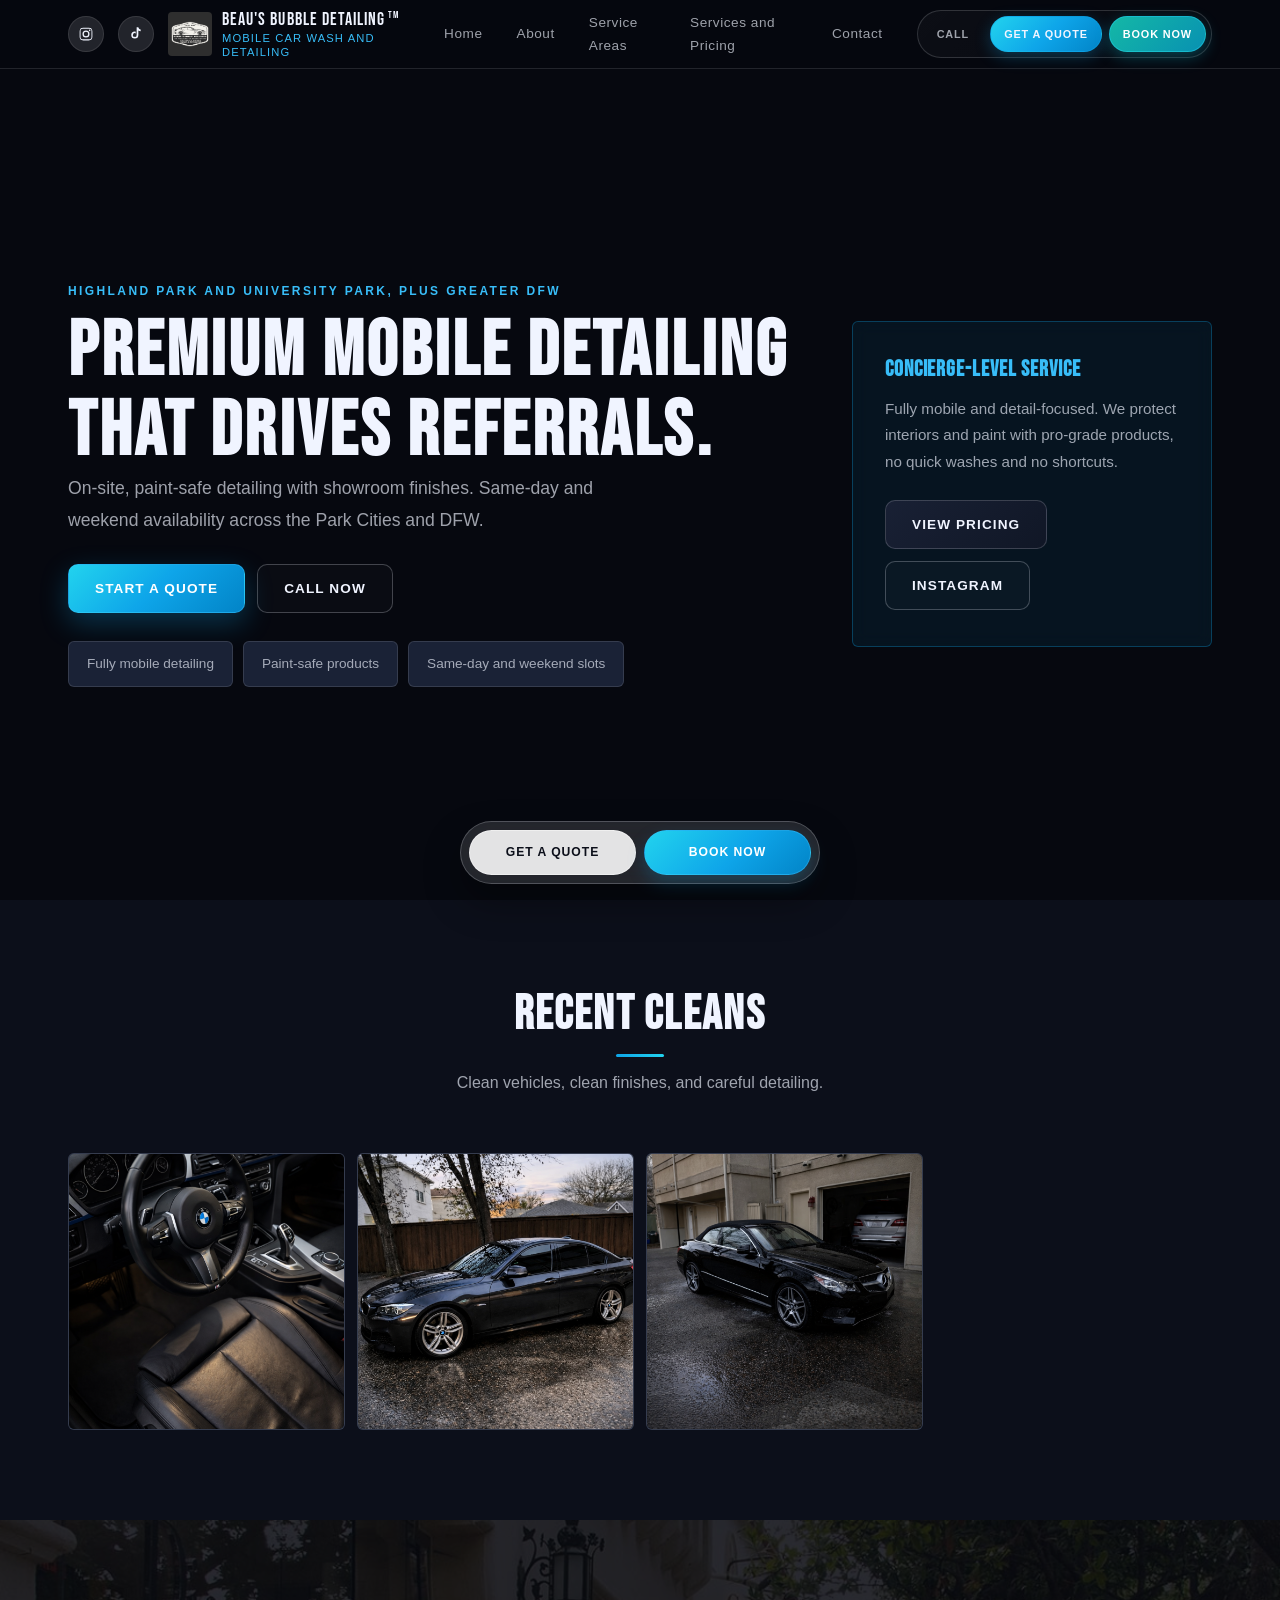
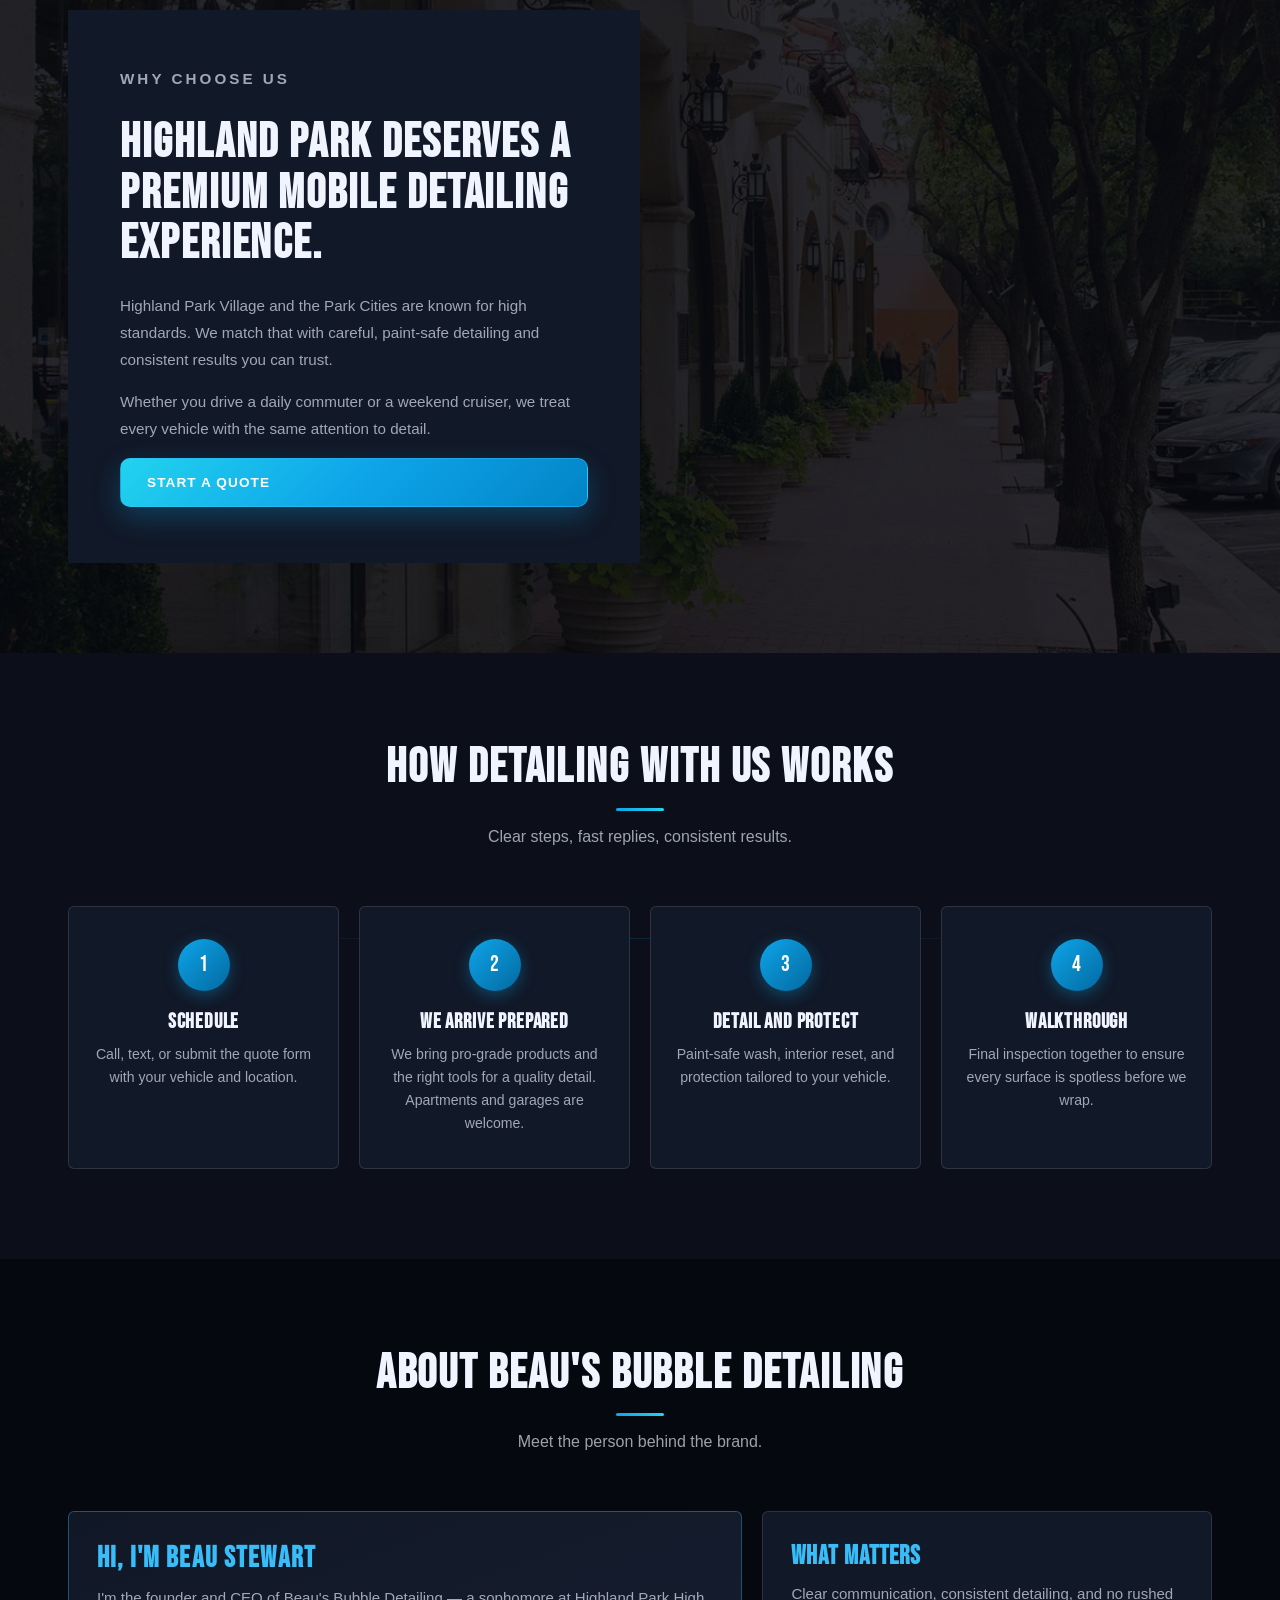
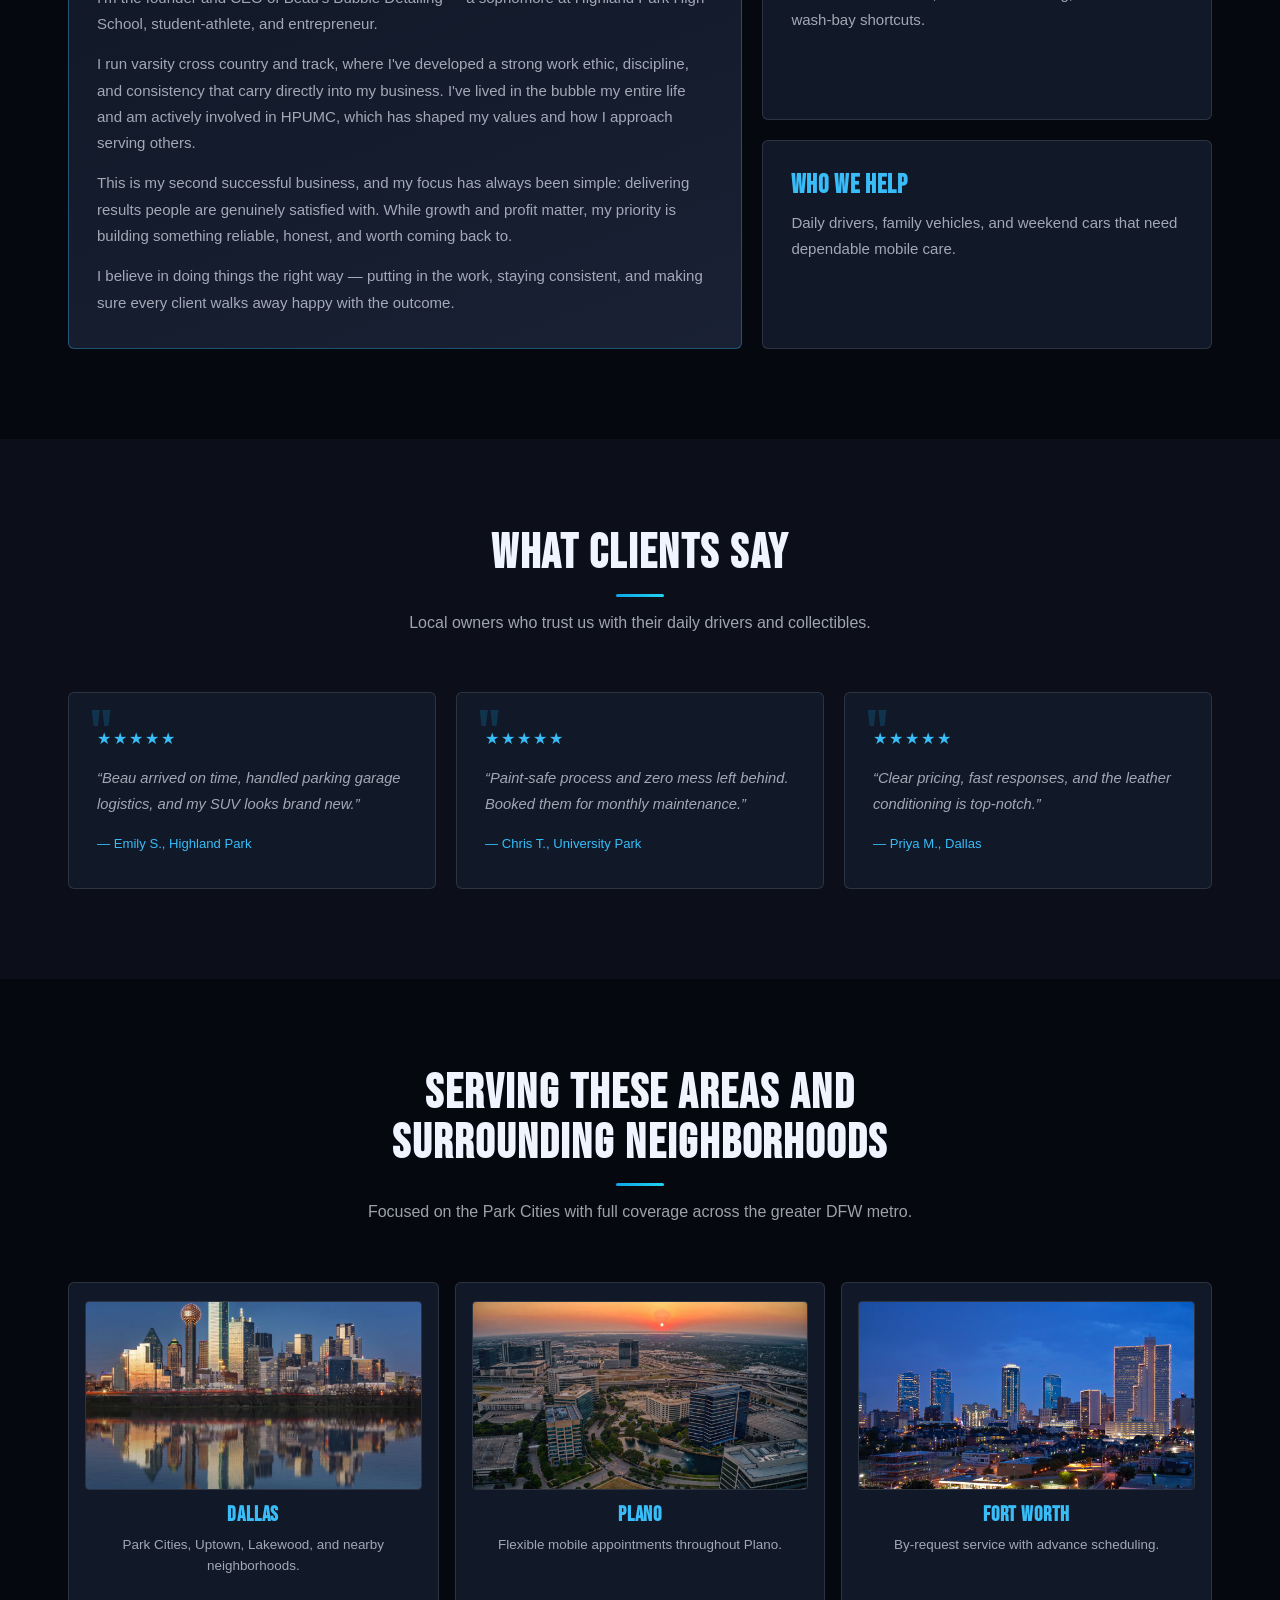
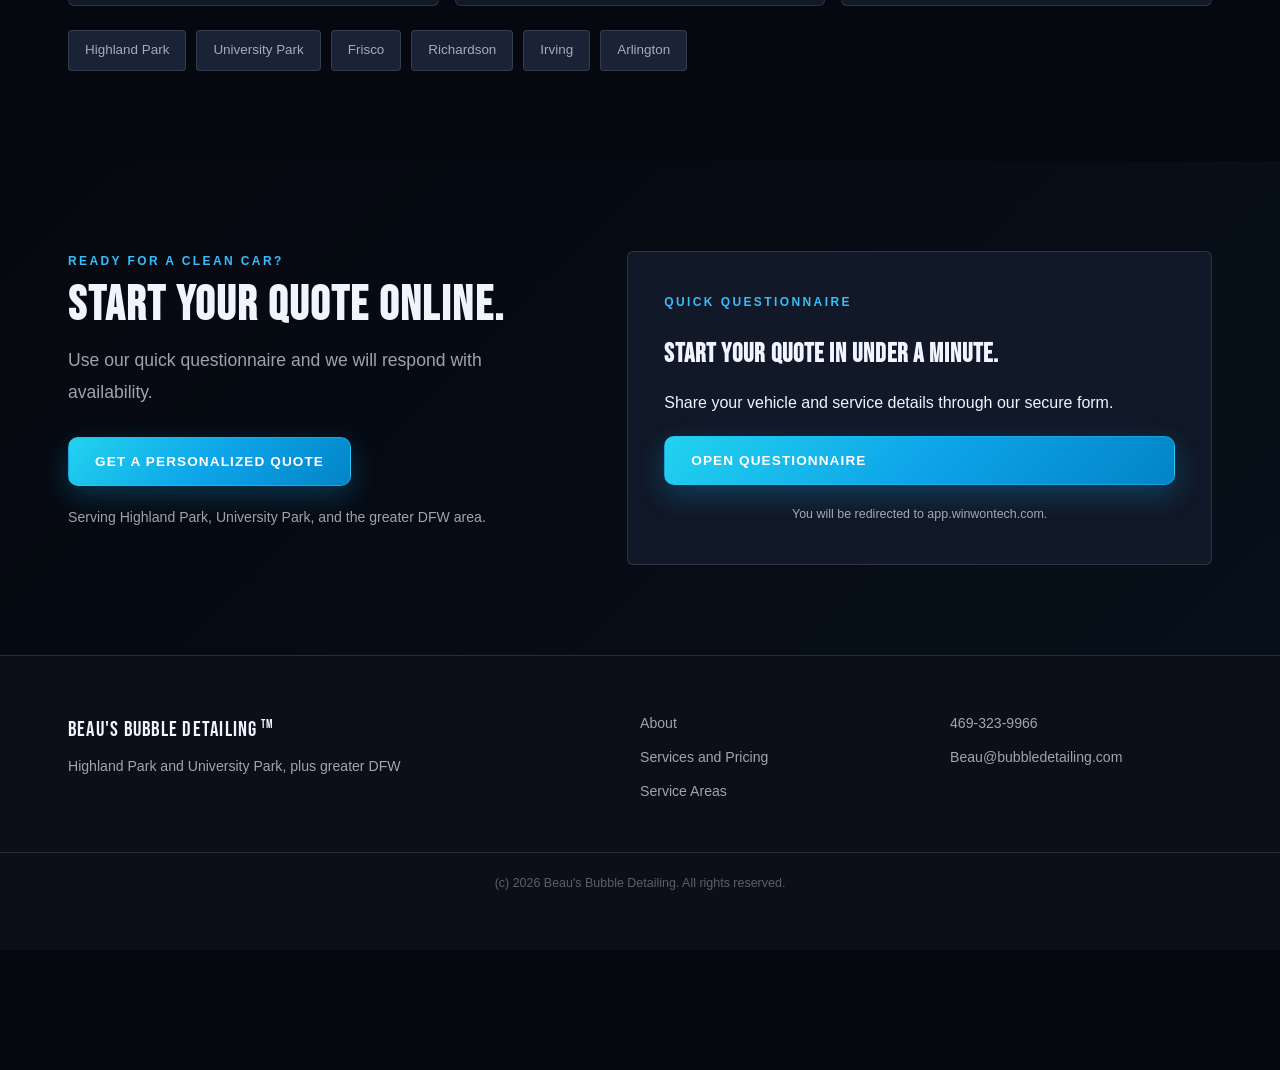
<file: index.html>
<!doctype html>
<html lang="en">
  <head>
    <meta charset="utf-8" />
    <meta name="viewport" content="width=device-width, initial-scale=1" />
    <title>Beau's Bubble Detailing | Mobile Detailing in the Park Cities</title>
    <meta name="description" content="Beau's Bubble Detailing provides mobile car detailing in Highland Park, University Park, and the greater DFW area." />
    <link rel="preconnect" href="https://fonts.googleapis.com" />
    <link rel="preconnect" href="https://fonts.gstatic.com" crossorigin />
    <link href="https://fonts.googleapis.com/css2?family=Bebas+Neue&family=Source+Serif+4:opsz,wght@8..60,300;8..60,400;8..60,600&display=swap" rel="stylesheet" />
    <link rel="stylesheet" href="styles.css?v=20260423-2" />
    <link rel="icon" type="image/png" href="assets/logo.png" />
  </head>
  <body>
    <header class="site-header">
      <div class="container header-inner">
        <div class="header-left">
          <a class="ig-link" href="https://www.instagram.com/beausbubbledetailing/" target="_blank" rel="noreferrer" aria-label="Instagram">
            <svg viewBox="0 0 24 24" aria-hidden="true"><path d="M12 7.3a4.7 4.7 0 1 0 4.7 4.7A4.7 4.7 0 0 0 12 7.3Zm0 7.7a3 3 0 1 1 3-3a3 3 0 0 1-3 3Zm6-7.9a1.1 1.1 0 1 1-1.1-1.1A1.1 1.1 0 0 1 18 7.1ZM20 6.2a3.7 3.7 0 0 0-2.1-2.1A6.2 6.2 0 0 0 15.2 3.6H8.8a6.2 6.2 0 0 0-2.7.5A3.7 3.7 0 0 0 4 6.2a6.2 6.2 0 0 0-.5 2.7v6.4a6.2 6.2 0 0 0 .5 2.7a3.7 3.7 0 0 0 2.1 2.1a6.2 6.2 0 0 0 2.7.5h6.4a6.2 6.2 0 0 0 2.7-.5a3.7 3.7 0 0 0 2.1-2.1a6.2 6.2 0 0 0 .5-2.7V8.9a6.2 6.2 0 0 0-.5-2.7ZM19 17.6a2.1 2.1 0 0 1-1.2 1.2a4.4 4.4 0 0 1-1.5.3H7.7a4.4 4.4 0 0 1-1.5-.3A2.1 2.1 0 0 1 5 17.6a4.4 4.4 0 0 1-.3-1.5V7.9a4.4 4.4 0 0 1 .3-1.5A2.1 2.1 0 0 1 6.2 5.2a4.4 4.4 0 0 1 1.5-.3h8.6a4.4 4.4 0 0 1 1.5.3A2.1 2.1 0 0 1 19 6.4a4.4 4.4 0 0 1 .3 1.5v8.2a4.4 4.4 0 0 1-.3 1.5Z"/></svg>
          </a>
          <a class="tt-link" href="https://www.tiktok.com/@214bubbledetailing" target="_blank" rel="noreferrer" aria-label="TikTok">
            <svg viewBox="0 0 24 24" aria-hidden="true"><path d="M14.6 3.2c.3 1.7 1.6 3 3.3 3.3v2.4a5.7 5.7 0 0 1-3.3-1.1v6.4a5 5 0 1 1-5-5c.4 0 .9.1 1.3.2v2.5a2.6 2.6 0 1 0 1.3 2.2V3.2h2.4Z"/></svg>
          </a>
          <div class="brand">
            <img class="brand-logo" src="assets/logo.png" alt="Beau's Bubble Detailing logo" />
            <div class="brand-text">
              <p class="brand-name">Beau's Bubble Detailing</p>
              <p class="brand-tagline">Mobile car wash and detailing</p>
            </div>
          </div>
        </div>
        <nav class="main-nav" aria-label="Primary">
          <a class="nav-link" href="index.html">Home</a>
          <a class="nav-link" href="#about">About</a>
          <div class="nav-item">
            <a class="nav-toggle" href="service-areas.html#primary-coverage" aria-haspopup="true">Service Areas</a>
            <div class="dropdown" role="menu">
              <a href="service-areas.html#primary-coverage">Dallas</a>
              <a href="service-areas.html#primary-coverage">Plano</a>
              <a href="service-areas.html#primary-coverage">Fort Worth</a>
              <a href="service-areas.html#primary-coverage">All Areas</a>
            </div>
          </div>
          <a class="nav-link" href="services.html#vehicle-pricing">Services and Pricing</a>
          <a class="nav-link" href="index.html#quote">Contact</a>
        </nav>
        <nav class="header-cta">
          <a class="btn btn-ghost" href="tel:+14693239966">Call</a>
          <a class="btn" href="https://app.winwontech.com/questionnaire/beausbubbledetailing/outreach/BCwQTGIldse46hhcC2VT" target="_blank" rel="noreferrer">Get a Quote</a>
          <a class="btn btn-book" href="https://calendly.com/beau-bubbledetailing/reservation" target="_blank" rel="noreferrer">Book Now</a>
        </nav>
      </div>
    </header>
    <main>
      <section class="hero">
        <div class="container hero-grid">
          <div>
            <p class="eyebrow">Highland Park and University Park, plus greater DFW</p>
            <h1>Premium mobile detailing that drives referrals.</h1>
            <p class="lead">On-site, paint-safe detailing with showroom finishes. Same-day and weekend availability across the Park Cities and DFW.</p>
            <div class="hero-actions">
              <a class="btn" href="#quote">Start a Quote</a>
              <a class="btn btn-ghost" href="tel:+14693239966">Call Now</a>
            </div>
            <div class="hero-badges" id="heroBadges"></div>
          </div>
          <div class="highlight-panel">
            <h3>Concierge-level service</h3>
            <p>Fully mobile and detail-focused. We protect interiors and paint with pro-grade products, no quick washes and no shortcuts.</p>
            <div class="hero-actions">
              <a class="btn btn-dark" href="services.html">View Pricing</a>
              <a class="btn btn-ghost" href="https://www.instagram.com/beausbubbledetailing/" target="_blank" rel="noreferrer">Instagram</a>
            </div>
          </div>
        </div>
      </section>

      <section class="section">
        <div class="container">
          <div class="section-head">
            <h2>Recent cleans</h2>
            <p>Clean vehicles, clean finishes, and careful detailing.</p>
          </div>
          <div class="gallery-grid">
            <div class="photo"><img src="assets/recent-clean-1.png" alt="Recent clean 1" loading="lazy" /></div>
            <div class="photo"><img src="assets/recent-clean-2.png" alt="Recent clean 2" loading="lazy" /></div>
            <div class="photo"><img src="assets/recent-clean-3.png" alt="Recent clean 3" loading="lazy" /></div>
          </div>
        </div>
      </section>

      <section class="section why-choose-section">
        <div class="container split-grid">
          <div class="split-content highland-content" style="background-image: url('https://upload.wikimedia.org/wikipedia/commons/3/34/Highland_Park_Village_1.jpg')">
            <p class="eyebrow">Why Choose Us</p>
            <h2>Highland Park deserves a premium mobile detailing experience.</h2>
            <p>Highland Park Village and the Park Cities are known for high standards. We match that with careful, paint-safe detailing and consistent results you can trust.</p>
            <p>Whether you drive a daily commuter or a weekend cruiser, we treat every vehicle with the same attention to detail.</p>
            <a class="btn" href="#quote">Start a Quote</a>
          </div>
        </div>
      </section>

      <section class="section">
        <div class="container">
          <div class="section-head">
            <h2>How detailing with us works</h2>
            <p>Clear steps, fast replies, consistent results.</p>
          </div>
          <div class="process-grid">
            <article class="process-card">
              <div class="step">1</div>
              <h3>Schedule</h3>
              <p>Call, text, or submit the quote form with your vehicle and location.</p>
            </article>
            <article class="process-card">
              <div class="step">2</div>
              <h3>We arrive prepared</h3>
              <p>We bring pro-grade products and the right tools for a quality detail. Apartments and garages are welcome.</p>
            </article>
            <article class="process-card">
              <div class="step">3</div>
              <h3>Detail and protect</h3>
              <p>Paint-safe wash, interior reset, and protection tailored to your vehicle.</p>
            </article>
            <article class="process-card">
              <div class="step">4</div>
              <h3>Walkthrough</h3>
              <p>Final inspection together to ensure every surface is spotless before we wrap.</p>
            </article>
          </div>
        </div>
      </section>

      <section class="section" id="about">
        <div class="container">
          <div class="section-head">
            <h2>About Beau's Bubble Detailing</h2>
            <p>Meet the person behind the brand.</p>
          </div>
          <div class="about-me-layout">
            <article class="about-card about-card-main about-me-card">
              <h3>Hi, I'm Beau Stewart</h3>
              <p>I'm the founder and CEO of Beau's Bubble Detailing &mdash; a sophomore at Highland Park High School, student-athlete, and entrepreneur.</p>
              <p>I run varsity cross country and track, where I've developed a strong work ethic, discipline, and consistency that carry directly into my business. I've lived in the bubble my entire life and am actively involved in HPUMC, which has shaped my values and how I approach serving others.</p>
              <p>This is my second successful business, and my focus has always been simple: delivering results people are genuinely satisfied with. While growth and profit matter, my priority is building something reliable, honest, and worth coming back to.</p>
              <p>I believe in doing things the right way &mdash; putting in the work, staying consistent, and making sure every client walks away happy with the outcome.</p>
            </article>
            <div class="about-points">
              <article class="about-card">
                <h3>What matters</h3>
                <p>Clear communication, consistent detailing, and no rushed wash-bay shortcuts.</p>
              </article>
              <article class="about-card">
                <h3>Who we help</h3>
                <p>Daily drivers, family vehicles, and weekend cars that need dependable mobile care.</p>
              </article>
            </div>
          </div>
        </div>
      </section>

      <section class="section">
        <div class="container">
          <div class="section-head">
            <h2>What clients say</h2>
            <p>Local owners who trust us with their daily drivers and collectibles.</p>
          </div>
          <div class="testimonial-grid">
            <article class="testimonial-card">
              <p class="stars">&#9733;&#9733;&#9733;&#9733;&#9733;</p>
              <p>&ldquo;Beau arrived on time, handled parking garage logistics, and my SUV looks brand new.&rdquo;</p>
              <p class="muted-text">&mdash; Emily S., Highland Park</p>
            </article>
            <article class="testimonial-card">
              <p class="stars">&#9733;&#9733;&#9733;&#9733;&#9733;</p>
              <p>&ldquo;Paint-safe process and zero mess left behind. Booked them for monthly maintenance.&rdquo;</p>
              <p class="muted-text">&mdash; Chris T., University Park</p>
            </article>
            <article class="testimonial-card">
              <p class="stars">&#9733;&#9733;&#9733;&#9733;&#9733;</p>
              <p>&ldquo;Clear pricing, fast responses, and the leather conditioning is top-notch.&rdquo;</p>
              <p class="muted-text">&mdash; Priya M., Dallas</p>
            </article>
          </div>
        </div>
      </section>

      <section class="section" id="service-area">
        <div class="container">
          <div class="section-head">
            <h2>Serving these areas and surrounding neighborhoods</h2>
            <p>Focused on the Park Cities with full coverage across the greater DFW metro.</p>
          </div>
          <div class="area-grid" id="serviceAreaCards"></div>
          <ul class="extra-area-list" id="extraAreas"></ul>
        </div>
      </section>

      <section class="quote-section" id="quote">
        <div class="container quote-wrapper">
          <div>
            <p class="eyebrow">Ready for a clean car?</p>
            <h2>Start your quote online.</h2>
            <p class="lead">Use our quick questionnaire and we will respond with availability.</p>
            <div class="quote-actions">
              <a class="btn" href="https://app.winwontech.com/questionnaire/beausbubbledetailing/outreach/BCwQTGIldse46hhcC2VT" target="_blank" rel="noreferrer">Get a Personalized Quote</a>
            </div>
            <p class="muted-text">Serving Highland Park, University Park, and the greater DFW area.</p>
          </div>
          <div class="quote-form">
            <p class="eyebrow">Quick Questionnaire</p>
            <h3>Start your quote in under a minute.</h3>
            <p>Share your vehicle and service details through our secure form.</p>
            <a class="btn" href="https://app.winwontech.com/questionnaire/beausbubbledetailing/outreach/BCwQTGIldse46hhcC2VT" target="_blank" rel="noreferrer">Open Questionnaire</a>
            <p class="form-note">You will be redirected to app.winwontech.com.</p>
          </div>
        </div>
      </section>
    </main>

    <div class="sticky-cta" aria-label="Quick actions">
      <a class="sticky-quote" href="https://app.winwontech.com/questionnaire/beausbubbledetailing/outreach/BCwQTGIldse46hhcC2VT" target="_blank" rel="noreferrer">Get a Quote</a>
      <a class="sticky-book" href="https://calendly.com/beau-bubbledetailing/reservation" target="_blank" rel="noreferrer">Book Now</a>
    </div>

    <footer class="site-footer">
      <div class="container footer-grid">
        <div>
          <p class="brand-name">Beau's Bubble Detailing</p>
          <p class="muted-text">Highland Park and University Park, plus greater DFW</p>
        </div>
        <div class="footer-links">
          <a href="#about">About</a>
          <a href="services.html#vehicle-pricing">Services and Pricing</a>
          <a href="service-areas.html#primary-coverage">Service Areas</a>
        </div>
        <div class="footer-links">
          <a href="tel:+14693239966">469-323-9966</a>
          <a href="mailto:Beau@bubbledetailing.com">Beau@bubbledetailing.com</a>
        </div>
      </div>
      <p class="footer-bottom">(c) 2026 Beau's Bubble Detailing. All rights reserved.</p>
    </footer>
    <script src="data.js?v=20260423-2"></script>
    <script src="main.js?v=20260423-2"></script>
  </body>
</html>
</file>
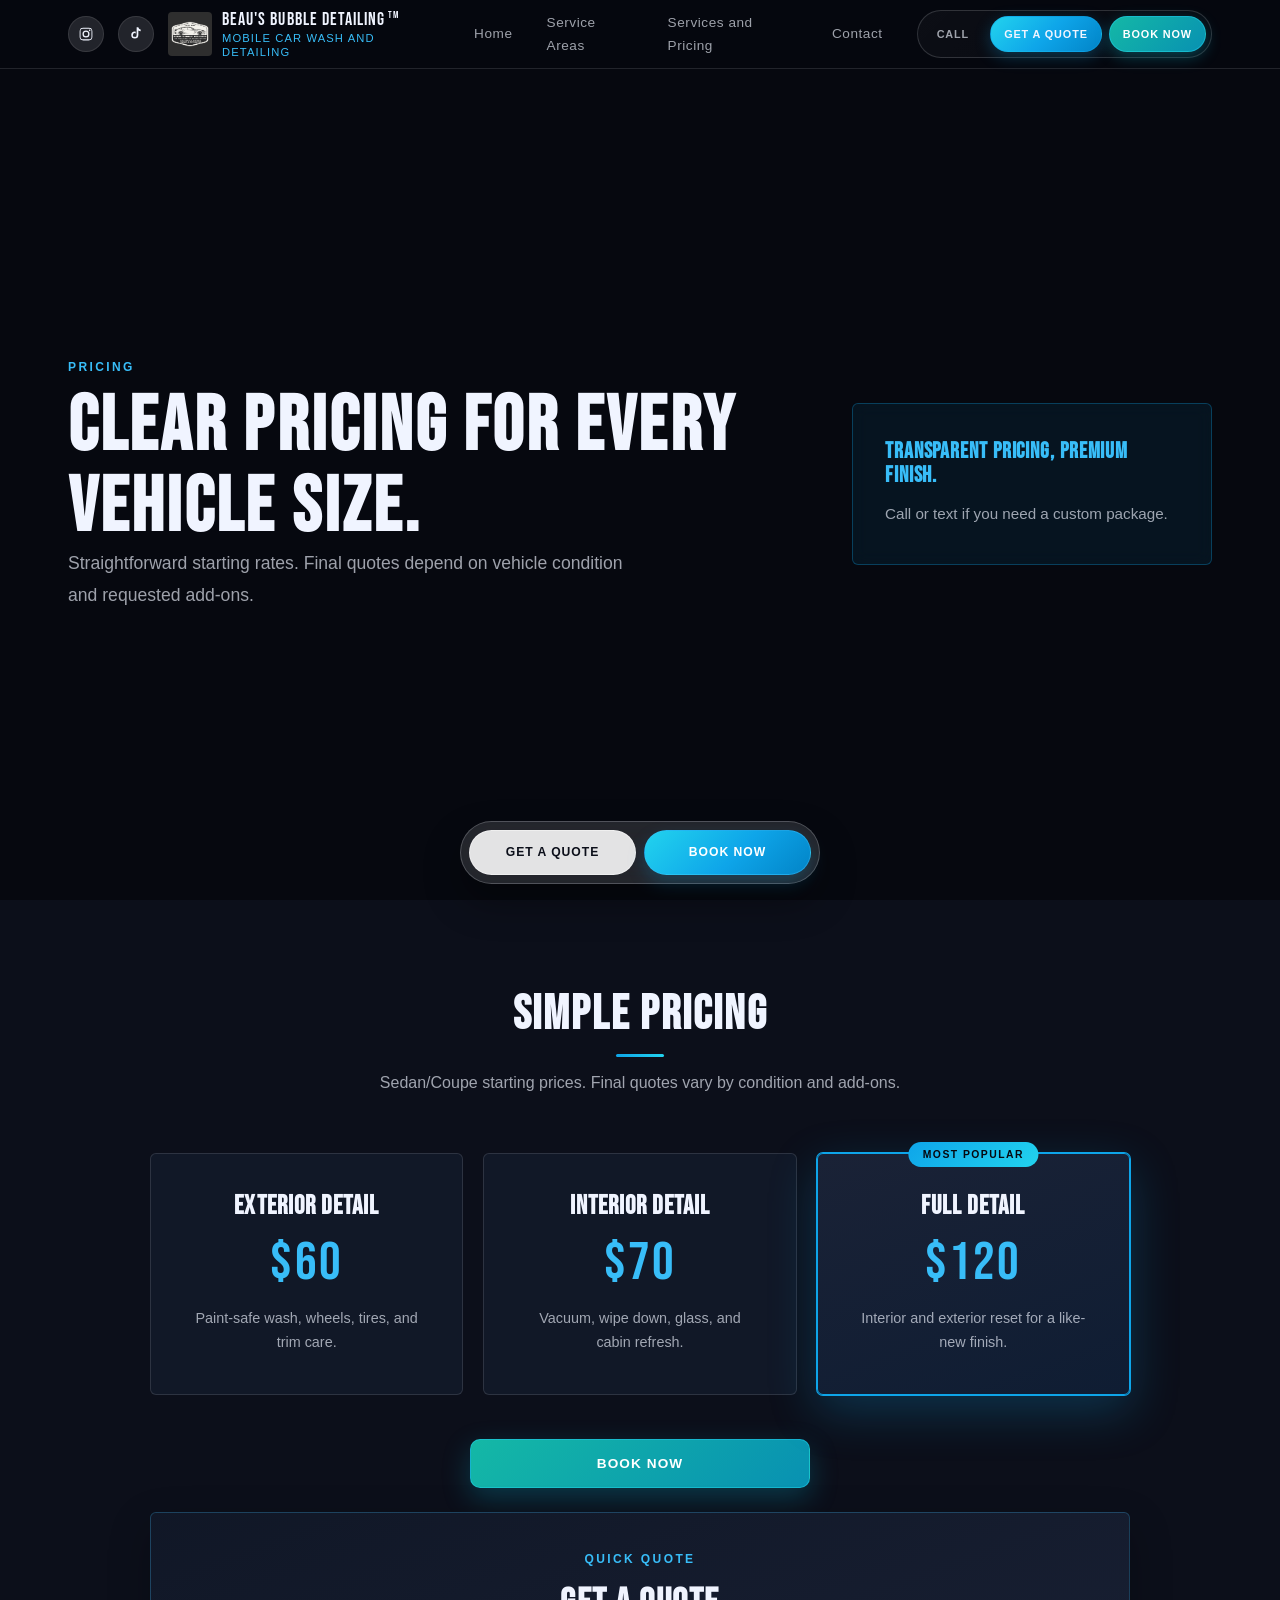
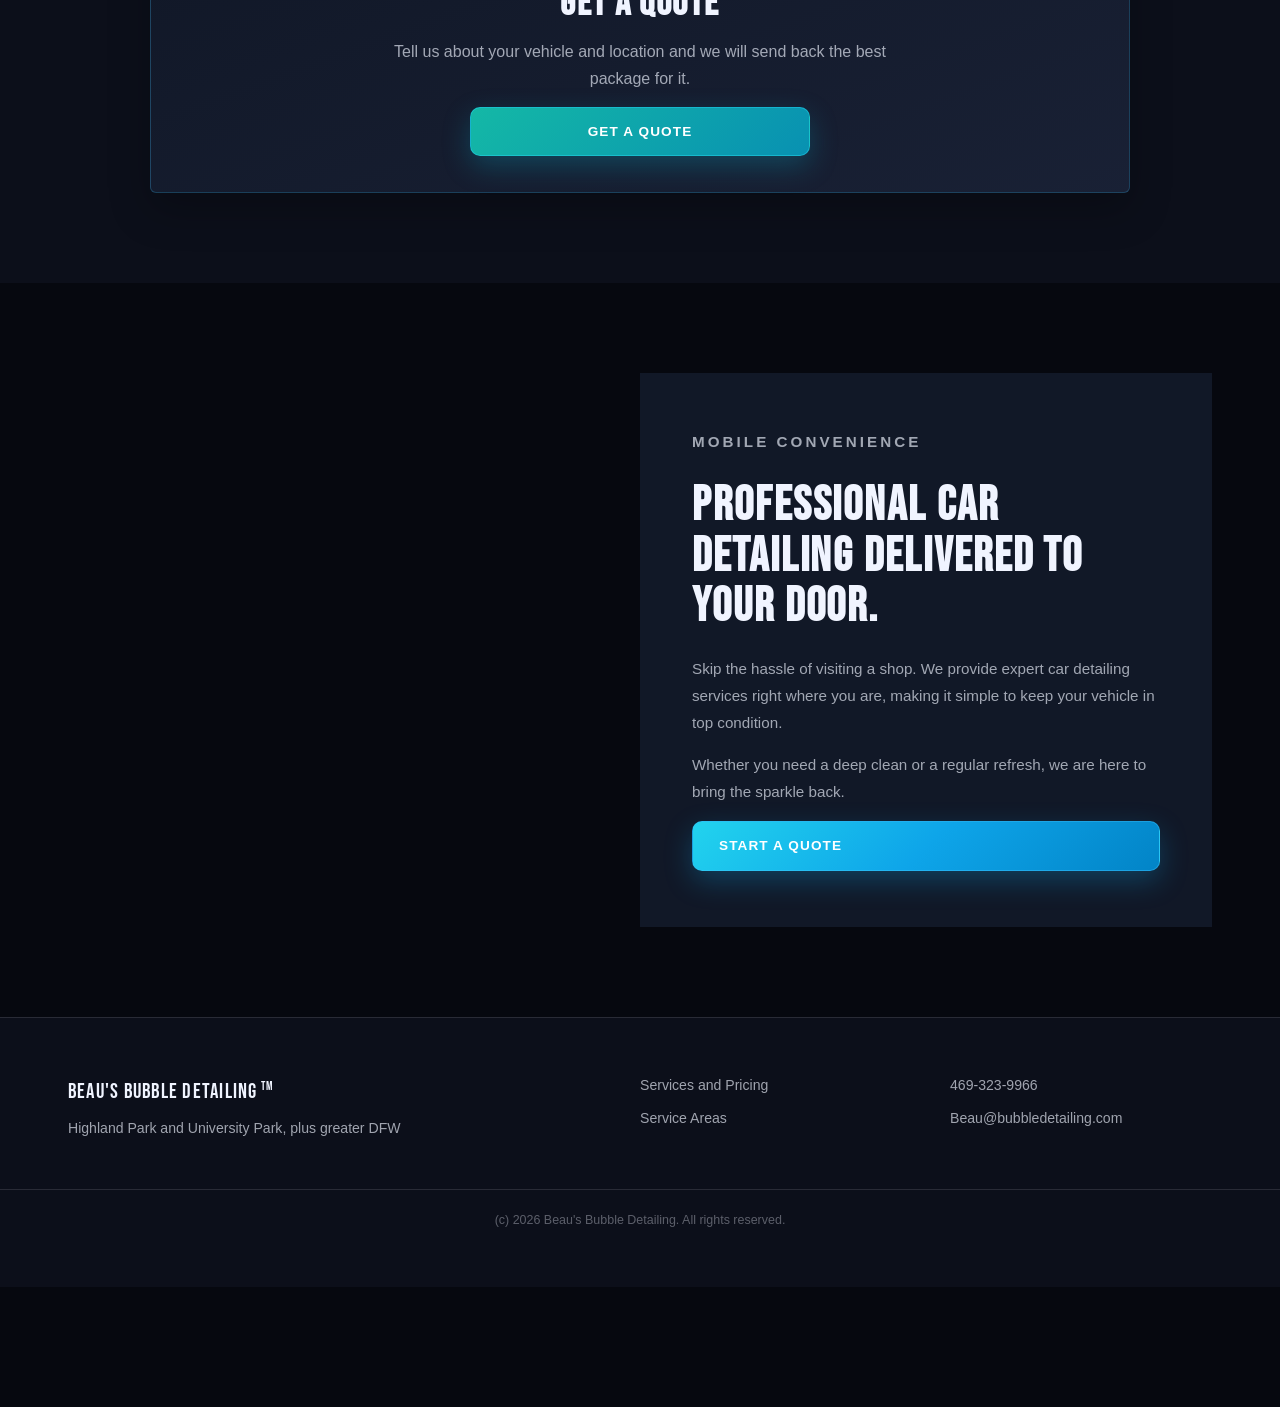
<file: prices.html>
<!doctype html>
<html lang="en">
  <head>
    <meta charset="utf-8" />
    <meta name="viewport" content="width=device-width, initial-scale=1" />
    <title>Pricing | Beau's Bubble Detailing</title>
    <meta name="description" content="Mobile detailing pricing for Beau's Bubble Detailing in the Park Cities and DFW." />
    <link rel="preconnect" href="https://fonts.googleapis.com" />
    <link rel="preconnect" href="https://fonts.gstatic.com" crossorigin />
    <link href="https://fonts.googleapis.com/css2?family=Bebas+Neue&family=Source+Serif+4:opsz,wght@8..60,300;8..60,400;8..60,600&display=swap" rel="stylesheet" />
    <link rel="stylesheet" href="styles.css?v=20260423-2" />
    <link rel="icon" type="image/png" href="assets/logo.png" />
  </head>
  <body>
    <header class="site-header">
      <div class="container header-inner">
        <div class="header-left">
          <a class="ig-link" href="https://www.instagram.com/beausbubbledetailing/" target="_blank" rel="noreferrer" aria-label="Instagram">
            <svg viewBox="0 0 24 24" aria-hidden="true"><path d="M12 7.3a4.7 4.7 0 1 0 4.7 4.7A4.7 4.7 0 0 0 12 7.3Zm0 7.7a3 3 0 1 1 3-3a3 3 0 0 1-3 3Zm6-7.9a1.1 1.1 0 1 1-1.1-1.1A1.1 1.1 0 0 1 18 7.1ZM20 6.2a3.7 3.7 0 0 0-2.1-2.1A6.2 6.2 0 0 0 15.2 3.6H8.8a6.2 6.2 0 0 0-2.7.5A3.7 3.7 0 0 0 4 6.2a6.2 6.2 0 0 0-.5 2.7v6.4a6.2 6.2 0 0 0 .5 2.7a3.7 3.7 0 0 0 2.1 2.1a6.2 6.2 0 0 0 2.7.5h6.4a6.2 6.2 0 0 0 2.7-.5a3.7 3.7 0 0 0 2.1-2.1a6.2 6.2 0 0 0 .5-2.7V8.9a6.2 6.2 0 0 0-.5-2.7ZM19 17.6a2.1 2.1 0 0 1-1.2 1.2a4.4 4.4 0 0 1-1.5.3H7.7a4.4 4.4 0 0 1-1.5-.3A2.1 2.1 0 0 1 5 17.6a4.4 4.4 0 0 1-.3-1.5V7.9a4.4 4.4 0 0 1 .3-1.5A2.1 2.1 0 0 1 6.2 5.2a4.4 4.4 0 0 1 1.5-.3h8.6a4.4 4.4 0 0 1 1.5.3A2.1 2.1 0 0 1 19 6.4a4.4 4.4 0 0 1 .3 1.5v8.2a4.4 4.4 0 0 1-.3 1.5Z"/></svg>
          </a>
          <a class="tt-link" href="https://www.tiktok.com/@214bubbledetailing" target="_blank" rel="noreferrer" aria-label="TikTok">
            <svg viewBox="0 0 24 24" aria-hidden="true"><path d="M14.6 3.2c.3 1.7 1.6 3 3.3 3.3v2.4a5.7 5.7 0 0 1-3.3-1.1v6.4a5 5 0 1 1-5-5c.4 0 .9.1 1.3.2v2.5a2.6 2.6 0 1 0 1.3 2.2V3.2h2.4Z"/></svg>
          </a>
          <div class="brand">
            <img class="brand-logo" src="assets/logo.png" alt="Beau's Bubble Detailing logo" />
            <div class="brand-text">
              <p class="brand-name">Beau's Bubble Detailing</p>
              <p class="brand-tagline">Mobile car wash and detailing</p>
            </div>
          </div>
        </div>
        <nav class="main-nav" aria-label="Primary">
          <a class="nav-link" href="index.html">Home</a>
          <div class="nav-item">
            <a class="nav-toggle" href="service-areas.html#primary-coverage" aria-haspopup="true">Service Areas</a>
            <div class="dropdown" role="menu">
              <a href="service-areas.html#primary-coverage">Dallas</a>
              <a href="service-areas.html#primary-coverage">Plano</a>
              <a href="service-areas.html#primary-coverage">Fort Worth</a>
              <a href="service-areas.html#primary-coverage">All Areas</a>
            </div>
          </div>
          <a class="nav-link" href="services.html#vehicle-pricing">Services and Pricing</a>
          <a class="nav-link" href="index.html#quote">Contact</a>
        </nav>
        <nav class="header-cta">
          <a class="btn btn-ghost" href="tel:+14693239966">Call</a>
          <a class="btn" href="https://app.winwontech.com/questionnaire/beausbubbledetailing/outreach/BCwQTGIldse46hhcC2VT" target="_blank" rel="noreferrer">Get a Quote</a>
          <a class="btn btn-book" href="https://calendly.com/beau-bubbledetailing/reservation" target="_blank" rel="noreferrer">Book Now</a>
        </nav>
      </div>
    </header>
    <main>
      <section class="hero">
        <div class="container hero-grid">
          <div>
            <p class="eyebrow">Pricing</p>
            <h1>Clear pricing for every vehicle size.</h1>
            <p class="lead">Straightforward starting rates. Final quotes depend on vehicle condition and requested add-ons.</p>
          </div>
          <div class="highlight-panel">
            <h3>Transparent pricing, premium finish.</h3>
            <p>Call or text if you need a custom package.</p>
          </div>
        </div>
      </section>

      <section class="section">
        <div class="container">
          <div class="section-head">
            <h2>Simple pricing</h2>
            <p>Sedan/Coupe starting prices. Final quotes vary by condition and add-ons.</p>
          </div>
          <div class="price-grid">
            <article class="price-card">
              <h3>Exterior Detail</h3>
              <p class="price">$60</p>
              <p>Paint-safe wash, wheels, tires, and trim care.</p>
            </article>
            <article class="price-card">
              <h3>Interior Detail</h3>
              <p class="price">$70</p>
              <p>Vacuum, wipe down, glass, and cabin refresh.</p>
            </article>
            <article class="price-card featured">
              <h3>Full Detail</h3>
              <p class="price">$120</p>
              <p>Interior and exterior reset for a like-new finish.</p>
            </article>
          </div>
          <div class="pricing-followup">
            <div class="pricing-actions">
              <a class="btn btn-book pricing-primary-cta" href="https://calendly.com/beau-bubbledetailing/reservation" target="_blank" rel="noreferrer">Book Now</a>
            </div>
            <section class="pricing-quote-panel" aria-labelledby="simple-pricing-quote-title">
              <p class="eyebrow">Quick quote</p>
              <h3 id="simple-pricing-quote-title">Get a Quote</h3>
              <p>Tell us about your vehicle and location and we will send back the best package for it.</p>
              <a class="btn btn-book pricing-secondary-cta" href="https://app.winwontech.com/questionnaire/beausbubbledetailing/outreach/BCwQTGIldse46hhcC2VT" target="_blank" rel="noreferrer">Get a Quote</a>
            </section>
          </div>
        </div>
      </section>

      <section class="section">
        <div class="container split-grid">
          <div class="split-image" style="background-image: url('https://images.unsplash.com/photo-1485291571150-772bcfc10da5?ixlib=rb-1.2.1&ixid=M3wxMjA3fDB8MXxzZWFyY2h8MzJ8fGNhciUyMHdhc2h8ZW58MHx8fHwxNzY5MjUyNjM1fDA&auto=format&fit=crop&w=1600&q=80')"></div>
          <div class="split-content">
            <p class="eyebrow">Mobile convenience</p>
            <h2>Professional car detailing delivered to your door.</h2>
            <p>Skip the hassle of visiting a shop. We provide expert car detailing services right where you are, making it simple to keep your vehicle in top condition.</p>
            <p>Whether you need a deep clean or a regular refresh, we are here to bring the sparkle back.</p>
            <a class="btn" href="index.html#quote">Start a Quote</a>
          </div>
        </div>
      </section>
    </main>

    <div class="sticky-cta" aria-label="Quick actions">
      <a class="sticky-quote" href="https://app.winwontech.com/questionnaire/beausbubbledetailing/outreach/BCwQTGIldse46hhcC2VT" target="_blank" rel="noreferrer">Get a Quote</a>
      <a class="sticky-book" href="https://calendly.com/beau-bubbledetailing/reservation" target="_blank" rel="noreferrer">Book Now</a>
    </div>

    <footer class="site-footer">
      <div class="container footer-grid">
        <div>
          <p class="brand-name">Beau's Bubble Detailing</p>
          <p class="muted-text">Highland Park and University Park, plus greater DFW</p>
        </div>
        <div class="footer-links">
          <a href="services.html#vehicle-pricing">Services and Pricing</a>
          <a href="service-areas.html#primary-coverage">Service Areas</a>
        </div>
        <div class="footer-links">
          <a href="tel:+14693239966">469-323-9966</a>
          <a href="mailto:Beau@bubbledetailing.com">Beau@bubbledetailing.com</a>
        </div>
      </div>
      <p class="footer-bottom">(c) 2026 Beau's Bubble Detailing. All rights reserved.</p>
    </footer>
  </body>
</html>
</file>
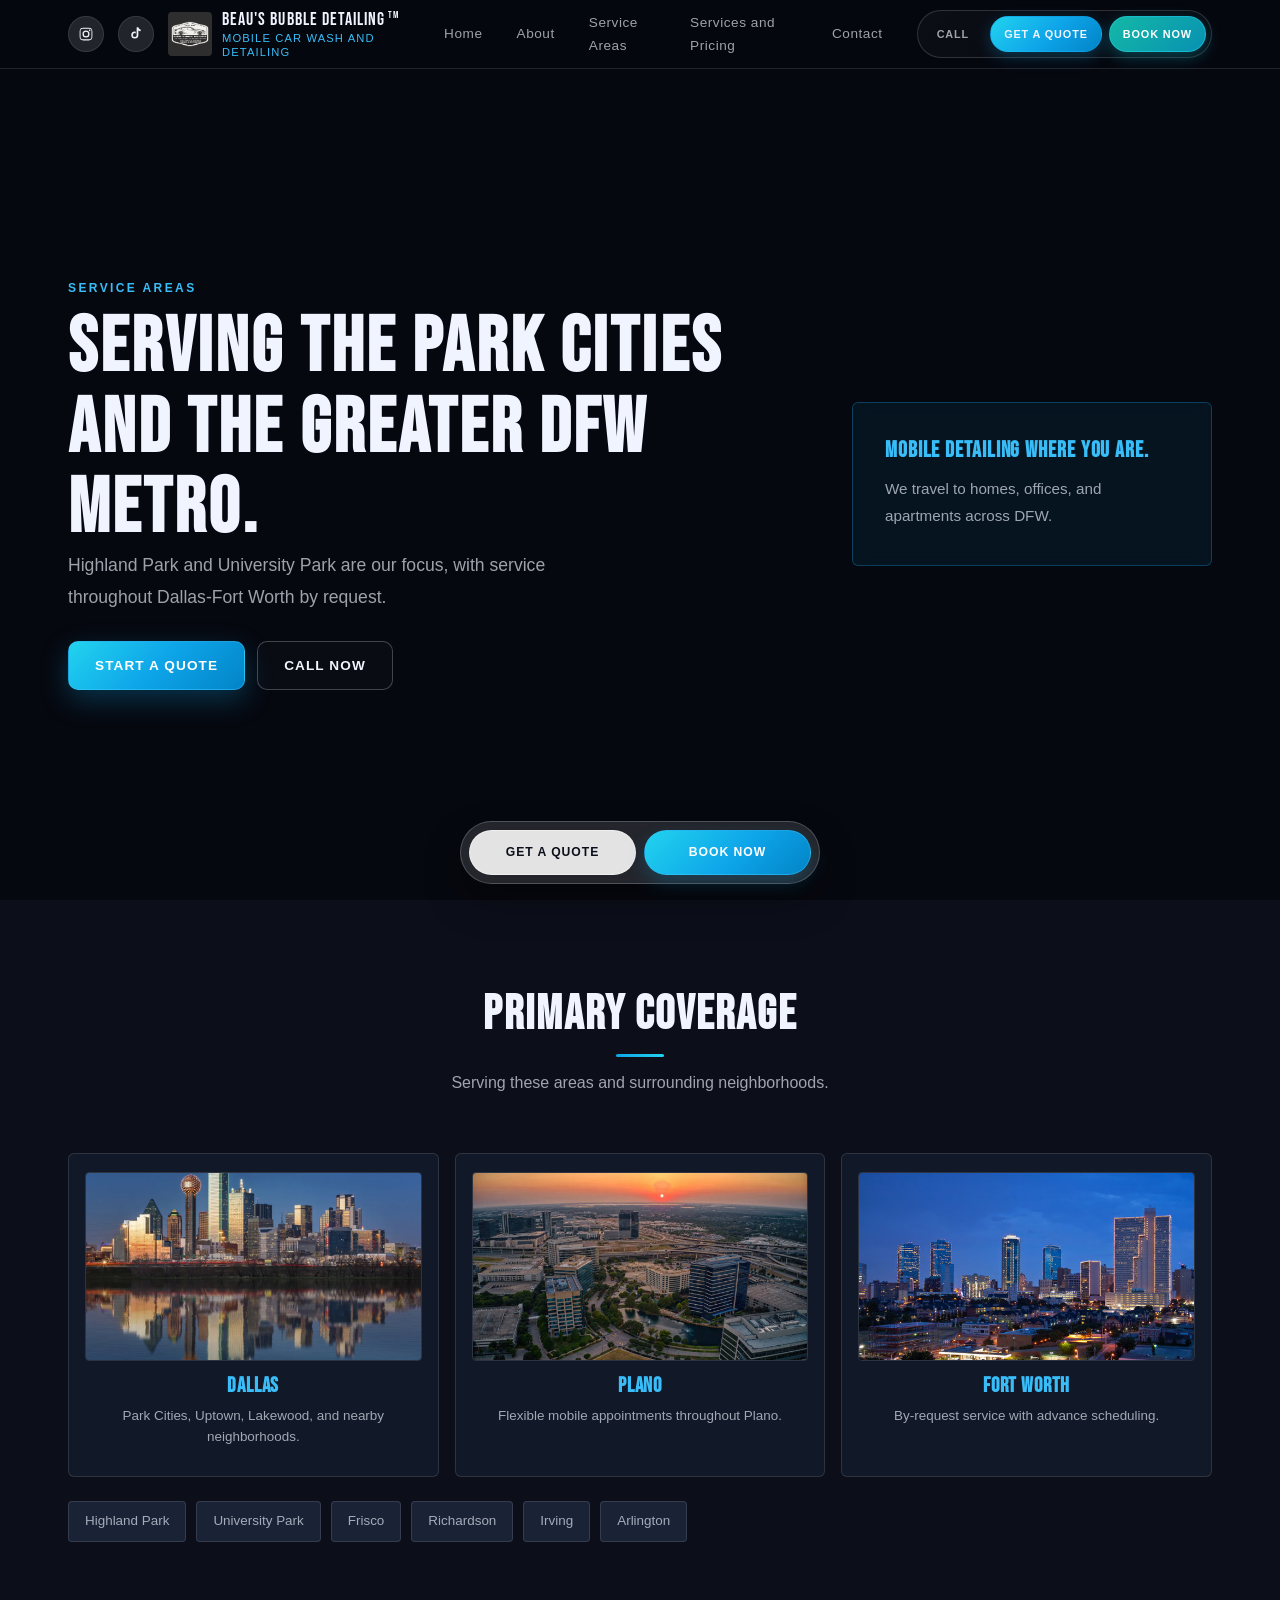
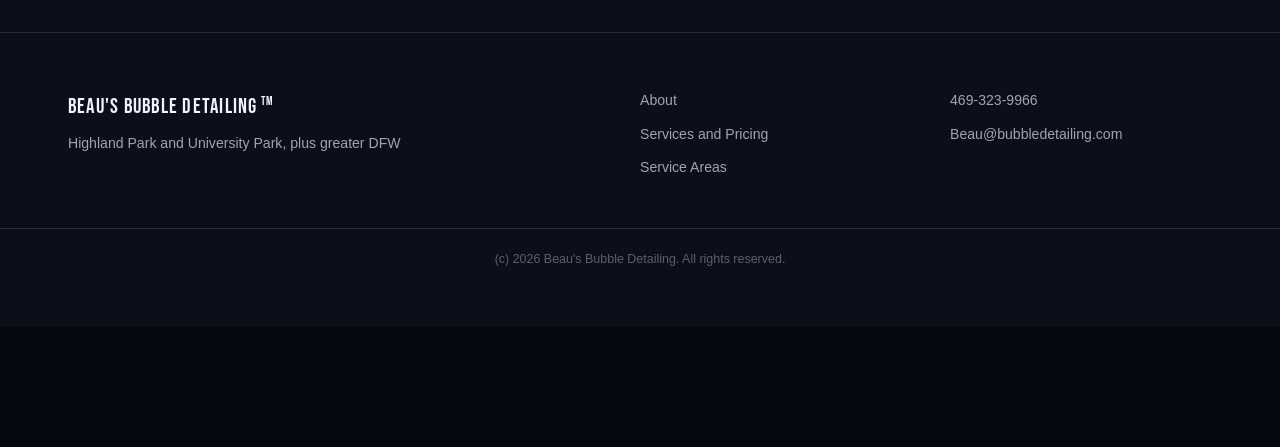
<file: service-areas.html>
<!doctype html>
<html lang="en">
  <head>
    <meta charset="utf-8" />
    <meta name="viewport" content="width=device-width, initial-scale=1" />
    <title>Service Areas | Beau's Bubble Detailing</title>
    <meta name="description" content="Service areas for Beau's Bubble Detailing across Highland Park, University Park, and the greater DFW metro." />
    <link rel="preconnect" href="https://fonts.googleapis.com" />
    <link rel="preconnect" href="https://fonts.gstatic.com" crossorigin />
    <link href="https://fonts.googleapis.com/css2?family=Bebas+Neue&family=Source+Serif+4:opsz,wght@8..60,300;8..60,400;8..60,600&display=swap" rel="stylesheet" />
    <link rel="stylesheet" href="styles.css?v=20260423-2" />
    <link rel="icon" type="image/png" href="assets/logo.png" />
  </head>
  <body>
    <header class="site-header">
      <div class="container header-inner">
        <div class="header-left">
          <a class="ig-link" href="https://www.instagram.com/beausbubbledetailing/" target="_blank" rel="noreferrer" aria-label="Instagram">
            <svg viewBox="0 0 24 24" aria-hidden="true"><path d="M12 7.3a4.7 4.7 0 1 0 4.7 4.7A4.7 4.7 0 0 0 12 7.3Zm0 7.7a3 3 0 1 1 3-3a3 3 0 0 1-3 3Zm6-7.9a1.1 1.1 0 1 1-1.1-1.1A1.1 1.1 0 0 1 18 7.1ZM20 6.2a3.7 3.7 0 0 0-2.1-2.1A6.2 6.2 0 0 0 15.2 3.6H8.8a6.2 6.2 0 0 0-2.7.5A3.7 3.7 0 0 0 4 6.2a6.2 6.2 0 0 0-.5 2.7v6.4a6.2 6.2 0 0 0 .5 2.7a3.7 3.7 0 0 0 2.1 2.1a6.2 6.2 0 0 0 2.7.5h6.4a6.2 6.2 0 0 0 2.7-.5a3.7 3.7 0 0 0 2.1-2.1a6.2 6.2 0 0 0 .5-2.7V8.9a6.2 6.2 0 0 0-.5-2.7ZM19 17.6a2.1 2.1 0 0 1-1.2 1.2a4.4 4.4 0 0 1-1.5.3H7.7a4.4 4.4 0 0 1-1.5-.3A2.1 2.1 0 0 1 5 17.6a4.4 4.4 0 0 1-.3-1.5V7.9a4.4 4.4 0 0 1 .3-1.5A2.1 2.1 0 0 1 6.2 5.2a4.4 4.4 0 0 1 1.5-.3h8.6a4.4 4.4 0 0 1 1.5.3A2.1 2.1 0 0 1 19 6.4a4.4 4.4 0 0 1 .3 1.5v8.2a4.4 4.4 0 0 1-.3 1.5Z"/></svg>
          </a>
          <a class="tt-link" href="https://www.tiktok.com/@214bubbledetailing" target="_blank" rel="noreferrer" aria-label="TikTok">
            <svg viewBox="0 0 24 24" aria-hidden="true"><path d="M14.6 3.2c.3 1.7 1.6 3 3.3 3.3v2.4a5.7 5.7 0 0 1-3.3-1.1v6.4a5 5 0 1 1-5-5c.4 0 .9.1 1.3.2v2.5a2.6 2.6 0 1 0 1.3 2.2V3.2h2.4Z"/></svg>
          </a>
          <div class="brand">
            <img class="brand-logo" src="assets/logo.png" alt="Beau's Bubble Detailing logo" />
            <div class="brand-text">
              <p class="brand-name">Beau's Bubble Detailing</p>
              <p class="brand-tagline">Mobile car wash and detailing</p>
            </div>
          </div>
        </div>
        <nav class="main-nav" aria-label="Primary">
          <a class="nav-link" href="index.html">Home</a>
          <a class="nav-link" href="index.html#about">About</a>
          <div class="nav-item">
            <a class="nav-toggle" href="#primary-coverage" aria-haspopup="true">Service Areas</a>
            <div class="dropdown" role="menu">
              <a href="#primary-coverage">Dallas</a>
              <a href="#primary-coverage">Plano</a>
              <a href="#primary-coverage">Fort Worth</a>
              <a href="#primary-coverage">All Areas</a>
            </div>
          </div>
          <a class="nav-link" href="services.html#vehicle-pricing">Services and Pricing</a>
          <a class="nav-link" href="index.html#quote">Contact</a>
        </nav>
        <nav class="header-cta">
          <a class="btn btn-ghost" href="tel:+14693239966">Call</a>
          <a class="btn" href="https://app.winwontech.com/questionnaire/beausbubbledetailing/outreach/BCwQTGIldse46hhcC2VT" target="_blank" rel="noreferrer">Get a Quote</a>
          <a class="btn btn-book" href="https://calendly.com/beau-bubbledetailing/reservation" target="_blank" rel="noreferrer">Book Now</a>
        </nav>
      </div>
    </header>
    <main>
      <section class="hero">
        <div class="container hero-grid">
          <div>
            <p class="eyebrow">Service Areas</p>
            <h1>Serving the Park Cities and the greater DFW metro.</h1>
            <p class="lead">Highland Park and University Park are our focus, with service throughout Dallas-Fort Worth by request.</p>
            <div class="hero-actions">
              <a class="btn" href="index.html#quote">Start a Quote</a>
              <a class="btn btn-ghost" href="tel:+14693239966">Call Now</a>
            </div>
          </div>
          <div class="highlight-panel">
            <h3>Mobile detailing where you are.</h3>
            <p>We travel to homes, offices, and apartments across DFW.</p>
          </div>
        </div>
      </section>

      <section class="section" id="primary-coverage">
        <div class="container">
          <div class="section-head">
            <h2>Primary coverage</h2>
            <p>Serving these areas and surrounding neighborhoods.</p>
          </div>
          <div class="area-grid" id="serviceAreaCards"></div>
          <ul class="extra-area-list" id="extraAreas"></ul>
        </div>
      </section>
    </main>

    <div class="sticky-cta" aria-label="Quick actions">
      <a class="sticky-quote" href="https://app.winwontech.com/questionnaire/beausbubbledetailing/outreach/BCwQTGIldse46hhcC2VT" target="_blank" rel="noreferrer">Get a Quote</a>
      <a class="sticky-book" href="https://calendly.com/beau-bubbledetailing/reservation" target="_blank" rel="noreferrer">Book Now</a>
    </div>

    <footer class="site-footer">
      <div class="container footer-grid">
        <div>
          <p class="brand-name">Beau's Bubble Detailing</p>
          <p class="muted-text">Highland Park and University Park, plus greater DFW</p>
        </div>
        <div class="footer-links">
          <a href="index.html#about">About</a>
          <a href="services.html#vehicle-pricing">Services and Pricing</a>
          <a href="#primary-coverage">Service Areas</a>
        </div>
        <div class="footer-links">
          <a href="tel:+14693239966">469-323-9966</a>
          <a href="mailto:Beau@bubbledetailing.com">Beau@bubbledetailing.com</a>
        </div>
      </div>
      <p class="footer-bottom">(c) 2026 Beau's Bubble Detailing. All rights reserved.</p>
    </footer>
    <script src="data.js?v=20260423-2"></script>
    <script src="main.js?v=20260423-2"></script>
  </body>
</html>
</file>
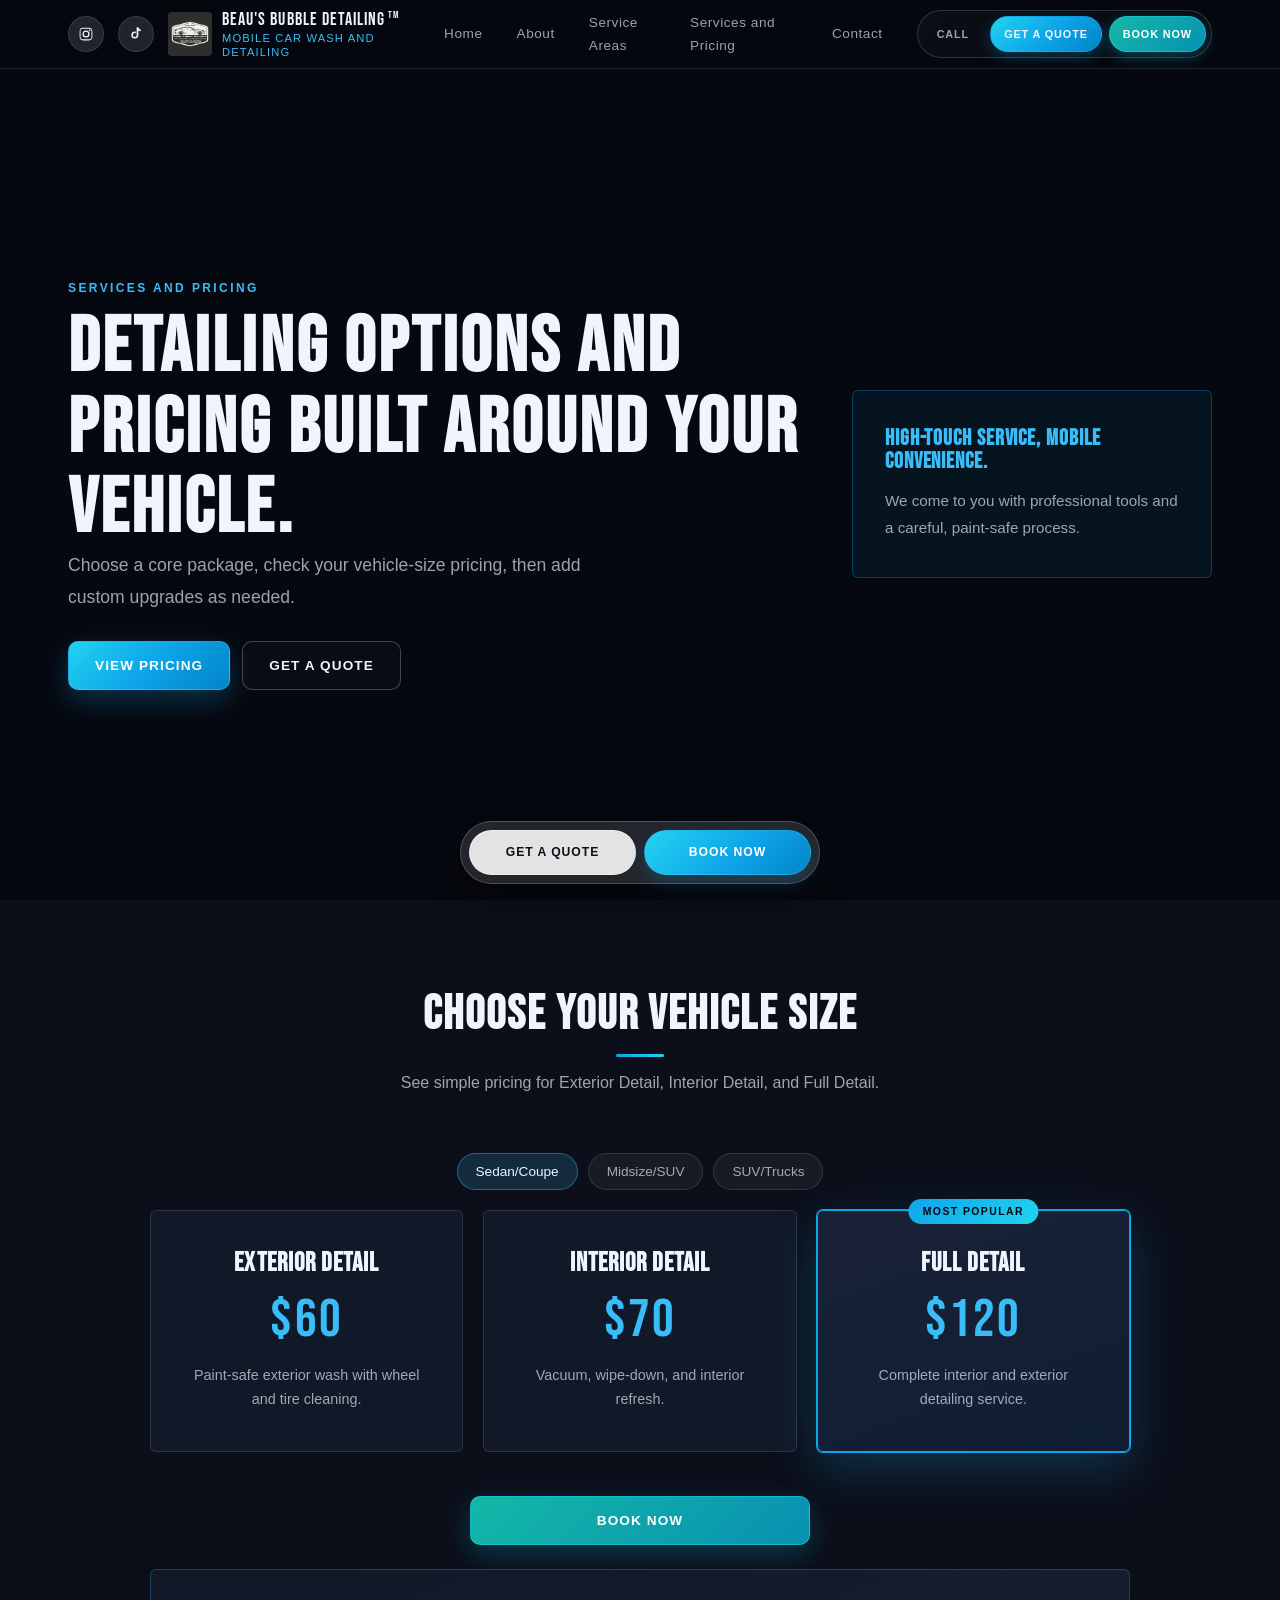
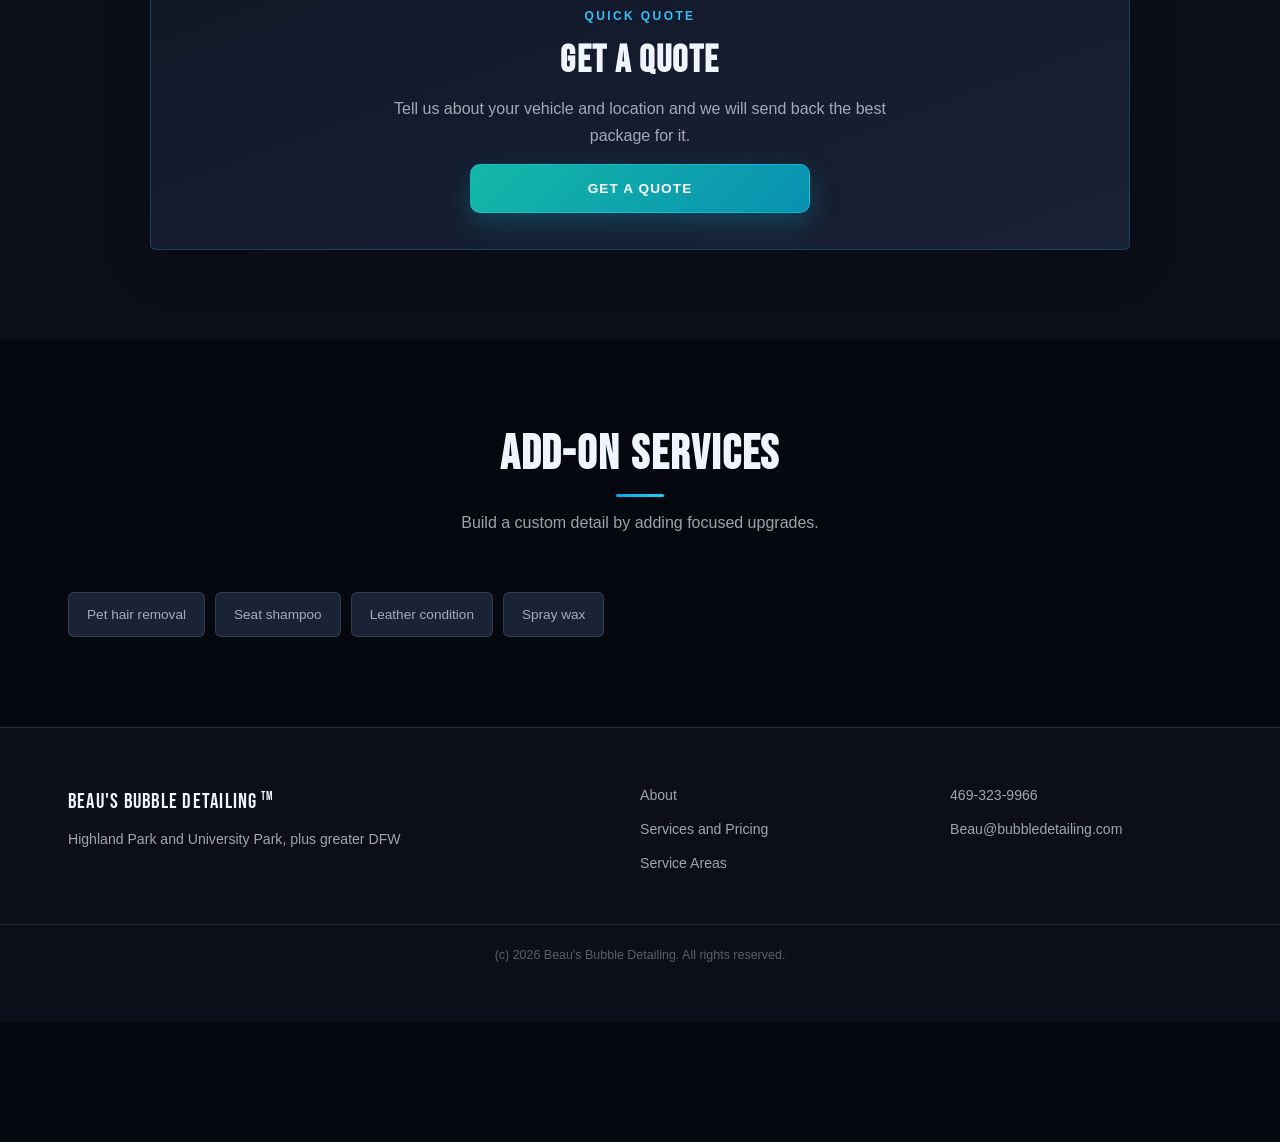
<file: services.html>
<!doctype html>
<html lang="en">
  <head>
    <meta charset="utf-8" />
    <meta name="viewport" content="width=device-width, initial-scale=1" />
    <title>Services and Pricing | Beau's Bubble Detailing</title>
    <meta name="description" content="Explore mobile detailing services and pricing offered by Beau's Bubble Detailing in Highland Park, University Park, and DFW." />
    <link rel="preconnect" href="https://fonts.googleapis.com" />
    <link rel="preconnect" href="https://fonts.gstatic.com" crossorigin />
    <link href="https://fonts.googleapis.com/css2?family=Bebas+Neue&family=Source+Serif+4:opsz,wght@8..60,300;8..60,400;8..60,600&display=swap" rel="stylesheet" />
    <link rel="stylesheet" href="styles.css?v=20260423-2" />
    <link rel="icon" type="image/png" href="assets/logo.png" />
  </head>
  <body>
    <header class="site-header">
      <div class="container header-inner">
        <div class="header-left">
          <a class="ig-link" href="https://www.instagram.com/beausbubbledetailing/" target="_blank" rel="noreferrer" aria-label="Instagram">
            <svg viewBox="0 0 24 24" aria-hidden="true"><path d="M12 7.3a4.7 4.7 0 1 0 4.7 4.7A4.7 4.7 0 0 0 12 7.3Zm0 7.7a3 3 0 1 1 3-3a3 3 0 0 1-3 3Zm6-7.9a1.1 1.1 0 1 1-1.1-1.1A1.1 1.1 0 0 1 18 7.1ZM20 6.2a3.7 3.7 0 0 0-2.1-2.1A6.2 6.2 0 0 0 15.2 3.6H8.8a6.2 6.2 0 0 0-2.7.5A3.7 3.7 0 0 0 4 6.2a6.2 6.2 0 0 0-.5 2.7v6.4a6.2 6.2 0 0 0 .5 2.7a3.7 3.7 0 0 0 2.1 2.1a6.2 6.2 0 0 0 2.7.5h6.4a6.2 6.2 0 0 0 2.7-.5a3.7 3.7 0 0 0 2.1-2.1a6.2 6.2 0 0 0 .5-2.7V8.9a6.2 6.2 0 0 0-.5-2.7ZM19 17.6a2.1 2.1 0 0 1-1.2 1.2a4.4 4.4 0 0 1-1.5.3H7.7a4.4 4.4 0 0 1-1.5-.3A2.1 2.1 0 0 1 5 17.6a4.4 4.4 0 0 1-.3-1.5V7.9a4.4 4.4 0 0 1 .3-1.5A2.1 2.1 0 0 1 6.2 5.2a4.4 4.4 0 0 1 1.5-.3h8.6a4.4 4.4 0 0 1 1.5.3A2.1 2.1 0 0 1 19 6.4a4.4 4.4 0 0 1 .3 1.5v8.2a4.4 4.4 0 0 1-.3 1.5Z"/></svg>
          </a>
          <a class="tt-link" href="https://www.tiktok.com/@214bubbledetailing" target="_blank" rel="noreferrer" aria-label="TikTok">
            <svg viewBox="0 0 24 24" aria-hidden="true"><path d="M14.6 3.2c.3 1.7 1.6 3 3.3 3.3v2.4a5.7 5.7 0 0 1-3.3-1.1v6.4a5 5 0 1 1-5-5c.4 0 .9.1 1.3.2v2.5a2.6 2.6 0 1 0 1.3 2.2V3.2h2.4Z"/></svg>
          </a>
          <div class="brand">
            <img class="brand-logo" src="assets/logo.png" alt="Beau's Bubble Detailing logo" />
            <div class="brand-text">
              <p class="brand-name">Beau's Bubble Detailing</p>
              <p class="brand-tagline">Mobile car wash and detailing</p>
            </div>
          </div>
        </div>
        <nav class="main-nav" aria-label="Primary">
          <a class="nav-link" href="index.html">Home</a>
          <a class="nav-link" href="index.html#about">About</a>
          <div class="nav-item">
            <a class="nav-toggle" href="service-areas.html#primary-coverage" aria-haspopup="true">Service Areas</a>
            <div class="dropdown" role="menu">
              <a href="service-areas.html#primary-coverage">Dallas</a>
              <a href="service-areas.html#primary-coverage">Plano</a>
              <a href="service-areas.html#primary-coverage">Fort Worth</a>
              <a href="service-areas.html#primary-coverage">All Areas</a>
            </div>
          </div>
          <a class="nav-link" href="services.html#vehicle-pricing">Services and Pricing</a>
          <a class="nav-link" href="index.html#quote">Contact</a>
        </nav>
        <nav class="header-cta">
          <a class="btn btn-ghost" href="tel:+14693239966">Call</a>
          <a class="btn" href="https://app.winwontech.com/questionnaire/beausbubbledetailing/outreach/BCwQTGIldse46hhcC2VT" target="_blank" rel="noreferrer">Get a Quote</a>
          <a class="btn btn-book" href="https://calendly.com/beau-bubbledetailing/reservation" target="_blank" rel="noreferrer">Book Now</a>
        </nav>
      </div>
    </header>
    <main>
      <section class="hero">
        <div class="container hero-grid">
          <div>
            <p class="eyebrow">Services and pricing</p>
            <h1>Detailing options and pricing built around your vehicle.</h1>
            <p class="lead">Choose a core package, check your vehicle-size pricing, then add custom upgrades as needed.</p>
            <div class="hero-actions">
              <a class="btn" href="#vehicle-pricing">View Pricing</a>
              <a class="btn btn-ghost" href="index.html#quote">Get a Quote</a>
            </div>
          </div>
          <div class="highlight-panel">
            <h3>High-touch service, mobile convenience.</h3>
            <p>We come to you with professional tools and a careful, paint-safe process.</p>
          </div>
        </div>
      </section>

      <section class="section" id="vehicle-pricing">
        <div class="container">
          <div class="section-head">
            <h2>Choose your vehicle size</h2>
            <p>See simple pricing for Exterior Detail, Interior Detail, and Full Detail.</p>
          </div>
          <div class="pricing-tabs" id="offerVehicleTabs" role="tablist" aria-label="Vehicle size pricing">
            <button class="pricing-tab selected" type="button" data-tier="sedan-coupe" role="tab" aria-selected="true">Sedan/Coupe</button>
            <button class="pricing-tab" type="button" data-tier="midsize-suv" role="tab" aria-selected="false">Midsize/SUV</button>
            <button class="pricing-tab" type="button" data-tier="suv-trucks" role="tab" aria-selected="false">SUV/Trucks</button>
          </div>
          <div class="price-grid" id="offerPricingCards" aria-live="polite"></div>
          <div class="pricing-followup">
            <div class="pricing-actions">
              <a class="btn btn-book pricing-primary-cta" href="https://calendly.com/beau-bubbledetailing/reservation" target="_blank" rel="noreferrer">Book Now</a>
            </div>
            <section class="pricing-quote-panel" aria-labelledby="pricing-quote-title">
              <p class="eyebrow">Quick quote</p>
              <h3 id="pricing-quote-title">Get a Quote</h3>
              <p>Tell us about your vehicle and location and we will send back the best package for it.</p>
              <a class="btn btn-book pricing-secondary-cta" href="https://app.winwontech.com/questionnaire/beausbubbledetailing/outreach/BCwQTGIldse46hhcC2VT" target="_blank" rel="noreferrer">Get a Quote</a>
            </section>
          </div>
        </div>
      </section>

      <section class="section">
        <div class="container">
          <div class="section-head">
            <h2>Add-on services</h2>
            <p>Build a custom detail by adding focused upgrades.</p>
          </div>
          <div class="options-grid" id="addOnServices"></div>
        </div>
      </section>
    </main>

    <div class="sticky-cta" aria-label="Quick actions">
      <a class="sticky-quote" href="https://app.winwontech.com/questionnaire/beausbubbledetailing/outreach/BCwQTGIldse46hhcC2VT" target="_blank" rel="noreferrer">Get a Quote</a>
      <a class="sticky-book" href="https://calendly.com/beau-bubbledetailing/reservation" target="_blank" rel="noreferrer">Book Now</a>
    </div>

    <footer class="site-footer">
      <div class="container footer-grid">
        <div>
          <p class="brand-name">Beau's Bubble Detailing</p>
          <p class="muted-text">Highland Park and University Park, plus greater DFW</p>
        </div>
        <div class="footer-links">
          <a href="index.html#about">About</a>
          <a href="services.html#vehicle-pricing">Services and Pricing</a>
          <a href="service-areas.html#primary-coverage">Service Areas</a>
        </div>
        <div class="footer-links">
          <a href="tel:+14693239966">469-323-9966</a>
          <a href="mailto:Beau@bubbledetailing.com">Beau@bubbledetailing.com</a>
        </div>
      </div>
      <p class="footer-bottom">(c) 2026 Beau's Bubble Detailing. All rights reserved.</p>
    </footer>
    <script src="data.js?v=20260423-2"></script>
    <script src="main.js?v=20260423-2"></script>
  </body>
</html>
</file>
<file: styles.css>
/* ============================================
   BEAUS BUBBLE DETAILING � STYLES
   Bold electric-blue & midnight theme
   ============================================ */

:root {
  --blue:        #0EA5E9;
  --blue-bright: #38BDF8;
  --blue-dim:    rgba(14,165,233,0.15);
  --blue-glow:   rgba(14,165,233,0.35);
  --night:       #06080F;
  --dark1:       #0C0F1A;
  --dark2:       #111827;
  --dark3:       #1A2236;
  --white:       #F0F4FF;
  --white-dim:   rgba(240,244,255,0.65);
  --white-faint: rgba(240,244,255,0.12);
  --cyan:        #22D3EE;
  --radius:      6px;
}

/* -- RESET -- */
*, *::before, *::after { box-sizing: border-box; margin: 0; padding: 0; }
html { scroll-behavior: smooth; }
body {
  font-family: 'Trebuchet MS', 'Segoe UI', sans-serif;
  background: var(--night);
  color: var(--white);
  line-height: 1.7;
  overflow-x: hidden;
  padding-bottom: 120px;
}

/* -- TYPOGRAPHY -- */
h1, h2, h3 {
  font-family: 'Bebas Neue', sans-serif;
  letter-spacing: 0.04em;
  line-height: 1.05;
  color: var(--white);
}
h1 { font-size: clamp(2.8rem, 6vw, 5rem); }
h2 { font-size: clamp(2rem, 4vw, 3rem); }
h3 { font-size: 1.6rem; }
p { font-weight: 300; }

.eyebrow {
  font-family: 'Trebuchet MS', 'Segoe UI', sans-serif;
  font-size: 0.75rem;
  letter-spacing: 0.2em;
  text-transform: uppercase;
  color: var(--blue-bright);
  font-weight: 600;
  margin-bottom: 10px;
  display: block;
}

.lead {
  font-size: 1.1rem;
  color: var(--white-dim);
  max-width: 560px;
  line-height: 1.8;
}

.muted-text {
  color: var(--white-dim);
  font-size: 0.88rem;
}

/* -- CONTAINER -- */
.container {
  max-width: 1200px;
  margin: 0 auto;
  padding: 0 28px;
}

/* -- HEADER -- */
.site-header {
  position: fixed;
  top: 0; left: 0; right: 0;
  z-index: 100;
  background: rgba(6, 8, 15, 0.92);
  backdrop-filter: blur(12px);
  border-bottom: 1px solid var(--white-faint);
  padding: 0;
}
.header-inner {
  display: flex;
  align-items: center;
  justify-content: space-between;
  height: 68px;
  gap: 20px;
}
.header-left {
  display: flex;
  align-items: center;
  gap: 14px;
}
.ig-link, .tt-link {
  display: flex;
  align-items: center;
  justify-content: center;
  width: 36px; height: 36px;
  border-radius: 50%;
  background: var(--white-faint);
  border: 1px solid rgba(255,255,255,0.1);
  transition: background 0.2s, border-color 0.2s, transform 0.2s;
  flex-shrink: 0;
}
.ig-link:hover, .tt-link:hover { background: var(--blue-dim); border-color: var(--blue); transform: translateY(-1px); }
.ig-link svg, .tt-link svg { width: 18px; height: 18px; fill: var(--white); }
.tt-link svg { width: 17px; height: 17px; }

.brand { display: flex; align-items: center; gap: 10px; text-decoration: none; }
.brand-logo {
  height: 44px;
  width: auto;
  object-fit: contain;
  border-radius: 4px;
}
.brand-text { line-height: 1.25; }
.brand-name {
  font-family: 'Bebas Neue', sans-serif;
  font-size: 1.1rem;
  letter-spacing: 0.06em;
  color: var(--white);
  display: block;
}
.brand-name::after {
  content: " TM";
  font-size: 0.58em;
  vertical-align: super;
  letter-spacing: 0.08em;
}
.brand-tagline {
  font-size: 0.7rem;
  color: var(--blue-bright);
  letter-spacing: 0.1em;
  text-transform: uppercase;
}

/* -- NAV -- */
.main-nav {
  display: flex;
  align-items: center;
  gap: 6px;
  list-style: none;
}
.nav-link {
  font-size: 0.85rem;
  font-weight: 400;
  color: var(--white-dim);
  text-decoration: none;
  padding: 8px 14px;
  border-radius: var(--radius);
  transition: color 0.2s, background 0.2s;
  letter-spacing: 0.04em;
}
.nav-link:hover { color: var(--white); background: var(--white-faint); }

.nav-item { position: relative; }
.nav-item::after {
  content: '';
  position: absolute;
  left: 0;
  right: 0;
  top: 100%;
  height: 10px;
}
.nav-toggle {
  display: inline-block;
  font-family: 'Trebuchet MS', 'Segoe UI', sans-serif;
  font-size: 0.85rem;
  color: var(--white-dim);
  text-decoration: none;
  background: none;
  border: none;
  cursor: pointer;
  padding: 8px 14px;
  border-radius: var(--radius);
  transition: color 0.2s, background 0.2s;
  letter-spacing: 0.04em;
}
.nav-toggle:hover { color: var(--white); background: var(--white-faint); }

.dropdown {
  display: none;
  position: absolute;
  top: calc(100% + 8px);
  left: 0;
  background: var(--dark2);
  border: 1px solid var(--white-faint);
  border-radius: var(--radius);
  min-width: 180px;
  overflow: hidden;
  box-shadow: 0 16px 40px rgba(0,0,0,0.5);
  z-index: 200;
}
.nav-item:hover .dropdown,
.nav-item:focus-within .dropdown { display: block; }
.dropdown a {
  display: block;
  padding: 12px 18px;
  font-size: 0.85rem;
  color: var(--white-dim);
  text-decoration: none;
  transition: background 0.15s, color 0.15s;
}
.dropdown a:hover { background: var(--blue-dim); color: var(--blue-bright); }

.header-cta {
  display: flex;
  align-items: center;
  gap: 7px;
  padding: 5px;
  border: 1px solid rgba(240,244,255,0.16);
  border-radius: 999px;
  background: linear-gradient(135deg, rgba(255,255,255,0.03), rgba(255,255,255,0.01));
}
.header-cta .btn {
  padding: 8px 13px;
  font-size: 0.68rem;
  font-weight: 700;
  letter-spacing: 0.08em;
  border-radius: 999px;
  border: 1px solid rgba(14,165,233,0.4);
  background: linear-gradient(135deg, #22d3ee 0%, #0ea5e9 52%, #0284c7 100%);
  color: var(--white);
  box-shadow: 0 5px 16px rgba(14,165,233,0.28);
  white-space: nowrap;
}
.header-cta .btn:hover {
  transform: translateY(-1px);
  background: linear-gradient(135deg, #67e8f9, #22d3ee 40%, #0ea5e9);
  border-color: rgba(56,189,248,0.6);
  box-shadow: 0 8px 20px rgba(14,165,233,0.34);
}
.header-cta .btn.btn-ghost {
  border-color: transparent;
  background: transparent;
  color: var(--white-dim);
  box-shadow: none;
}
.header-cta .btn.btn-ghost:hover {
  color: var(--white);
  background: var(--white-faint);
  border-color: transparent;
  box-shadow: none;
  transform: none;
}
.header-cta .btn-book {
  background: linear-gradient(135deg, #14b8a6, #0891b2);
  border-color: rgba(34,211,238,0.5);
  color: #fff;
  box-shadow: 0 5px 16px rgba(6,182,212,0.32);
}
.header-cta .btn-book:hover {
  background: linear-gradient(135deg, #5eead4, #22d3ee);
  color: #fff;
  box-shadow: 0 8px 20px rgba(6,182,212,0.38);
}

/* -- BUTTONS -- */
.btn {
  display: inline-block;
  font-family: 'Trebuchet MS', 'Segoe UI', sans-serif;
  font-size: 0.85rem;
  font-weight: 600;
  letter-spacing: 0.08em;
  text-transform: uppercase;
  text-decoration: none;
  padding: 12px 26px;
  border-radius: 10px;
  border: 1px solid rgba(56,189,248,0.45);
  cursor: pointer;
  transition: transform 0.2s, box-shadow 0.2s, opacity 0.2s, filter 0.2s, border-color 0.2s;
  background: linear-gradient(135deg, #22d3ee 0%, var(--blue) 50%, #0284c7 100%);
  color: #fff;
  box-shadow: 0 10px 28px rgba(14,165,233,0.28);
}
.btn:hover {
  transform: translateY(-2px);
  filter: brightness(1.06);
  border-color: rgba(125,211,252,0.65);
  box-shadow: 0 14px 32px rgba(14,165,233,0.34);
}
.btn:active { transform: translateY(0); }

.btn-ghost {
  background: rgba(255,255,255,0.02);
  color: var(--white);
  border: 1px solid rgba(240,244,255,0.24);
  box-shadow: none;
}
.btn-ghost:hover { background: var(--blue-dim); border-color: rgba(56,189,248,0.5); color: var(--white); box-shadow: none; }

.btn-dark {
  background: linear-gradient(135deg, rgba(26,34,54,0.95), rgba(17,24,39,0.95));
  color: var(--white);
  border: 1px solid rgba(240,244,255,0.18);
  box-shadow: none;
}
.btn-dark:hover { background: linear-gradient(135deg, rgba(30,41,65,0.96), rgba(20,29,46,0.96)); border-color: rgba(56,189,248,0.45); color: var(--white); }

.btn-book {
  background: linear-gradient(135deg, #14b8a6, #0891b2);
  border-color: rgba(34,211,238,0.5);
  color: #fff;
  box-shadow: 0 10px 28px rgba(6,182,212,0.26);
}

.btn-book:hover {
  background: linear-gradient(135deg, #5eead4, #22d3ee);
  color: #fff;
  box-shadow: 0 14px 32px rgba(6,182,212,0.32);
}

/* -- HERO -- */
.hero {
  position: relative;
  padding-top: 68px; /* offset for fixed header */
  min-height: 100vh;
  display: flex;
  align-items: center;
  overflow: hidden;
}
.hero::before {
  content: '';
  position: absolute; inset: 0;
  background-image: url('https://images.unsplash.com/photo-1552519507-da3b142c6e3d?w=1600&q=80&fit=crop');
  background-size: cover;
  background-position: center 35%;
  animation: heroZoom 20s ease-in-out infinite alternate;
}
.hero::after {
  content: '';
  position: absolute; inset: 0;
  background: linear-gradient(
    125deg,
    rgba(6,8,15,0.95) 0%,
    rgba(6,8,15,0.80) 45%,
    rgba(6,8,15,0.50) 100%
  );
}
@keyframes heroZoom {
  from { transform: scale(1.0); }
  to   { transform: scale(1.08) translateX(-1.5%); }
}
.hero .container { position: relative; z-index: 2; width: 100%; }
.hero-grid {
  display: grid;
  grid-template-columns: 1fr 360px;
  gap: 40px;
  align-items: center;
  padding: 80px 28px;
}

/* -- HIGHLIGHT PANEL -- */
.highlight-panel {
  background: rgba(14,165,233,0.08);
  border: 1px solid rgba(14,165,233,0.3);
  border-radius: var(--radius);
  padding: 36px 32px;
  backdrop-filter: blur(8px);
}
.highlight-panel h3 {
  font-size: 1.4rem;
  margin-bottom: 14px;
  color: var(--blue-bright);
}
.highlight-panel p {
  font-size: 0.95rem;
  color: var(--white-dim);
  line-height: 1.75;
  margin-bottom: 24px;
}
.highlight-panel p:last-child { margin-bottom: 0; }
.highlight-panel .hero-actions { margin-top: 24px; }

.hero-actions {
  display: flex;
  flex-wrap: wrap;
  gap: 12px;
  margin-top: 28px;
}

/* Hero badges */
.hero-badges {
  display: flex;
  flex-wrap: wrap;
  gap: 10px;
  margin-top: 28px;
}
.hero-badge {
  background: var(--dark3);
  border: 1px solid var(--white-faint);
  color: var(--white-dim);
  padding: 10px 18px;
  border-radius: var(--radius);
  font-size: 0.85rem;
  font-family: 'Trebuchet MS', 'Segoe UI', sans-serif;
  cursor: default;
  user-select: none;
}

/* -- SECTIONS -- */
.section {
  padding: 90px 0;
}
.section:nth-child(even) {
  background: var(--dark1);
}

.section-head {
  text-align: center;
  max-width: 600px;
  margin: 0 auto 56px;
}
.section-head h2 { margin-bottom: 12px; }
.section-head p { color: var(--white-dim); font-size: 1rem; }

/* Accent line under section headings */
.section-head h2::after {
  content: '';
  display: block;
  width: 48px; height: 3px;
  background: linear-gradient(90deg, var(--blue), var(--cyan));
  margin: 14px auto 0;
  border-radius: 2px;
}
.pricing-subhead {
  margin: 28px auto 20px;
}
.pricing-subhead h3 {
  margin-bottom: 8px;
}

/* -- SERVICE CARDS -- */
.services-grid {
  display: grid;
  grid-template-columns: repeat(auto-fit, minmax(280px, 1fr));
  gap: 20px;
}
.pricing-tabs {
  display: flex;
  flex-wrap: wrap;
  justify-content: center;
  gap: 10px;
  margin-bottom: 20px;
}
.pricing-tab {
  background: rgba(240,244,255,0.05);
  border: 1px solid rgba(240,244,255,0.12);
  color: var(--white-dim);
  padding: 10px 18px;
  border-radius: 999px;
  cursor: pointer;
  font-size: 0.85rem;
  font-family: 'Trebuchet MS', 'Segoe UI', sans-serif;
  transition: all 0.2s;
}
.pricing-tab:hover,
.pricing-tab.selected {
  background: rgba(56,189,248,0.16);
  border-color: rgba(56,189,248,0.42);
  color: var(--white);
}
.service-card {
  background: var(--dark2);
  border: 1px solid var(--white-faint);
  border-radius: var(--radius);
  padding: 36px 32px;
  transition: border-color 0.3s, transform 0.3s, box-shadow 0.3s;
  position: relative;
  overflow: hidden;
}
.service-card::before {
  content: '';
  position: absolute;
  top: 0; left: 0; right: 0;
  height: 3px;
  background: linear-gradient(90deg, var(--blue), var(--cyan));
  transform: scaleX(0);
  transform-origin: left;
  transition: transform 0.4s ease;
}
.service-card:hover {
  border-color: rgba(14,165,233,0.4);
  transform: translateY(-4px);
  box-shadow: 0 12px 40px rgba(14,165,233,0.15);
}
.service-card:hover::before { transform: scaleX(1); }
.service-card h3 {
  font-size: 1.4rem;
  margin-bottom: 12px;
  color: var(--white);
}
.service-card p { color: var(--white-dim); font-size: 0.92rem; line-height: 1.7; }
.service-card .price {
  font-family: 'Bebas Neue', sans-serif;
  font-size: 2rem;
  color: var(--blue-bright);
  margin: 16px 0 6px;
  letter-spacing: 0.04em;
}
.full-detail-featured {
  transform: scale(1.06);
  border-color: var(--blue);
  background: linear-gradient(160deg, #132341, #1A2236);
  box-shadow: 0 12px 36px rgba(14,165,233,0.2);
}
.full-detail-featured h3,
.full-detail-featured .price {
  font-weight: 700;
}
.deal-note {
  font-size: 0.72rem;
  letter-spacing: 0.08em;
  text-transform: uppercase;
  color: var(--blue-bright) !important;
  margin-bottom: 8px;
}
.service-card ul {
  list-style: none;
  margin-top: 16px;
}
.service-card li {
  font-size: 0.88rem;
  color: var(--white-dim);
  padding: 6px 0;
  border-bottom: 1px solid var(--white-faint);
  display: flex;
  align-items: flex-start;
  gap: 8px;
}
.service-card li::before {
  content: '>';
  color: var(--blue);
  font-size: 1rem;
  flex-shrink: 0;
}

/* -- ADD-ON GRID / OPTIONS -- */
.options-grid {
  display: flex;
  flex-wrap: wrap;
  gap: 10px;
  margin-top: 12px;
}
.option-btn {
  background: var(--dark3);
  border: 1px solid var(--white-faint);
  color: var(--white-dim);
  padding: 10px 18px;
  border-radius: var(--radius);
  font-size: 0.85rem;
  cursor: pointer;
  transition: all 0.2s;
  font-family: 'Trebuchet MS', 'Segoe UI', sans-serif;
}
.option-btn:hover, .option-btn.selected {
  background: var(--blue-dim);
  border-color: var(--blue);
  color: var(--blue-bright);
}
.option-static {
  background: var(--dark3);
  border: 1px solid var(--white-faint);
  color: var(--white-dim);
  padding: 10px 18px;
  border-radius: var(--radius);
  font-size: 0.85rem;
  font-family: 'Trebuchet MS', 'Segoe UI', sans-serif;
  cursor: default;
  user-select: none;
}
.option-check {
  display: inline-flex;
  align-items: center;
  gap: 10px;
  background: var(--dark3);
  border: 1px solid var(--white-faint);
  color: var(--white-dim);
  padding: 10px 14px;
  border-radius: var(--radius);
  font-size: 0.85rem;
  font-family: 'Trebuchet MS', 'Segoe UI', sans-serif;
  cursor: pointer;
  transition: all 0.2s;
}
.option-check:hover {
  border-color: var(--blue);
  background: var(--blue-dim);
}
.option-check-input {
  width: 16px;
  height: 16px;
  accent-color: #0EA5E9;
}
.option-check:has(.option-check-input:checked) {
  border-color: var(--blue);
  background: var(--blue-dim);
  color: var(--blue-bright);
}
/* -- PRICE GRID -- */
.price-grid {
  display: grid;
  grid-template-columns: repeat(auto-fit, minmax(240px, 1fr));
  gap: 20px;
  width: min(100%, 980px);
  margin: 0 auto;
}
.price-card {
  background: var(--dark2);
  border: 1px solid var(--white-faint);
  border-radius: var(--radius);
  padding: 40px 36px;
  text-align: center;
  transition: border-color 0.3s, transform 0.3s, box-shadow 0.3s;
  min-width: 0;
}
.price-card:hover {
  border-color: rgba(14,165,233,0.4);
  transform: translateY(-4px);
  box-shadow: 0 12px 40px rgba(14,165,233,0.15);
}
.price-card.featured {
  background: linear-gradient(160deg, var(--dark3), #0f1d33);
  border-color: var(--blue);
  box-shadow: 0 0 0 1px var(--blue), 0 16px 48px rgba(14,165,233,0.25);
  position: relative;
}
.price-card.featured::after {
  content: 'MOST POPULAR';
  position: absolute;
  top: -12px; left: 50%;
  transform: translateX(-50%);
  background: linear-gradient(135deg, var(--blue), var(--cyan));
  color: var(--night);
  font-size: 0.65rem;
  font-weight: 700;
  letter-spacing: 0.14em;
  padding: 4px 14px;
  border-radius: 20px;
  font-family: 'Trebuchet MS', 'Segoe UI', sans-serif;
}
.price-card h3 {
  font-size: 1.6rem;
  margin-bottom: 4px;
}
.price-card .price {
  font-family: 'Bebas Neue', sans-serif;
  font-size: 3.4rem;
  color: var(--blue-bright);
  letter-spacing: 0.04em;
  line-height: 1;
  margin: 16px 0;
}
.price-card p:not(.price) {
  color: var(--white-dim);
  font-size: 0.9rem;
  line-height: 1.65;
}

.pricing-followup {
  width: min(100%, 980px);
  margin: 40px auto 0;
  display: grid;
  gap: 24px;
}

.pricing-actions {
  display: flex;
  justify-content: center;
  padding: 4px 16px 0;
}

.pricing-primary-cta,
.pricing-secondary-cta {
  width: min(100%, 340px);
  margin: 0 auto;
  text-align: center;
}

.pricing-quote-panel {
  display: grid;
  justify-items: center;
  gap: 14px;
  text-align: center;
  padding: 36px 32px;
  background: linear-gradient(160deg, rgba(17,24,39,0.96), rgba(26,34,54,0.96));
  border: 1px solid rgba(56,189,248,0.24);
  border-radius: var(--radius);
  box-shadow: 0 16px 40px rgba(0,0,0,0.25);
}

.pricing-quote-panel .eyebrow,
.pricing-quote-panel h3,
.pricing-quote-panel p {
  margin: 0;
}

.pricing-quote-panel h3 {
  font-size: clamp(1.8rem, 4vw, 2.4rem);
}

.pricing-quote-panel p:not(.eyebrow) {
  max-width: 540px;
  color: var(--white-dim);
}

/* -- GALLERY -- */
.gallery-grid {
  display: grid;
  grid-template-columns: repeat(4, 1fr);
  gap: 12px;
}
.photo {
  aspect-ratio: 1;
  border-radius: var(--radius);
  overflow: hidden;
  background: var(--dark3);
  border: 1px solid var(--white-faint);
}
.photo img { width: 100%; height: 100%; object-fit: cover; }
.photo.placeholder {
  display: flex;
  align-items: center;
  justify-content: center;
  text-align: center;
  padding: 20px;
}
.photo.placeholder span {
  font-size: 0.8rem;
  color: var(--white-dim);
  line-height: 1.5;
}


/* -- SPLIT GRID -- */
.split-grid {
  display: grid;
  grid-template-columns: 1fr 1fr;
  gap: 0;
  border-radius: var(--radius);
  overflow: hidden;
  min-height: 460px;
}
.split-image {
  background-size: cover;
  background-position: center;
  min-height: 320px;
}
.split-content {
  background: var(--dark2);
  padding: 56px 52px;
  display: flex;
  flex-direction: column;
  justify-content: center;
  gap: 16px;
}
.split-content h2 { margin-bottom: 8px; }
.split-content p { color: var(--white-dim); font-size: 0.95rem; line-height: 1.75; }

/* -- WHY CHOOSE US (FIXED) -- */
.why-choose-section {
  position: relative;
  overflow: hidden;
}
.why-choose-section::before {
  content: '';
  position: absolute; inset: 0;
  background-image: url('assets/hpv-bbd.jpg');
  background-size: cover;
  background-position: center;
  opacity: 0.14;
}
.highland-split {
  display: grid;
  grid-template-columns: 1fr 1fr;
  gap: 0;
  border-radius: var(--radius);
  overflow: hidden;
  min-height: 500px;
  position: relative;
  z-index: 2;
}
.highland-photo {
  position: relative;
  overflow: hidden;
  min-height: 380px;
}
.highland-photo img {
  width: 100%; height: 100%;
  object-fit: cover;
  transition: transform 0.6s ease;
}
.highland-photo:hover img { transform: scale(1.04); }
.highland-photo::after {
  content: '';
  position: absolute; inset: 0;
  background: linear-gradient(to right, transparent 60%, var(--dark2));
}
.highland-content {
  background: var(--dark2);
  padding: 56px 52px;
  display: flex;
  flex-direction: column;
  justify-content: center;
  gap: 16px;
  /* Remove old background-image usage */
  background-image: none !important;
}
.highland-content h2 { margin-bottom: 8px; }
.highland-content p { color: var(--white-dim); font-size: 0.95rem; line-height: 1.75; }

/* Why reasons grid */
.why-reasons {
  display: grid;
  grid-template-columns: 1fr 1fr;
  gap: 16px;
  margin-top: 28px;
}
.why-reason {
  background: var(--dark3);
  border: 1px solid var(--white-faint);
  border-radius: var(--radius);
  padding: 20px;
  transition: border-color 0.25s;
}
.why-reason:hover { border-color: var(--blue); }
.why-reason h4 {
  font-family: 'Bebas Neue', sans-serif;
  font-size: 1.1rem;
  color: var(--blue-bright);
  margin-bottom: 6px;
  letter-spacing: 0.04em;
}
.why-reason p { font-size: 0.84rem; color: var(--white-dim); line-height: 1.6; }

/* -- PROCESS -- */
.process-grid {
  display: grid;
  grid-template-columns: repeat(4, 1fr);
  gap: 20px;
  position: relative;
}
.process-grid::before {
  content: '';
  position: absolute;
  top: 32px; left: 10%;
  width: 80%; height: 1px;
  background: linear-gradient(90deg, transparent, var(--blue-dim), var(--blue-dim), transparent);
  z-index: 0;
}
.process-card {
  background: var(--dark2);
  border: 1px solid var(--white-faint);
  border-radius: var(--radius);
  padding: 32px 24px;
  text-align: center;
  position: relative;
  z-index: 1;
  transition: border-color 0.3s, box-shadow 0.3s;
}
.process-card:hover {
  border-color: rgba(14,165,233,0.5);
  box-shadow: 0 8px 28px rgba(14,165,233,0.12);
}
.step {
  width: 52px; height: 52px;
  border-radius: 50%;
  background: linear-gradient(135deg, var(--blue), #0369a1);
  color: #fff;
  font-family: 'Bebas Neue', sans-serif;
  font-size: 1.4rem;
  display: flex;
  align-items: center;
  justify-content: center;
  margin: 0 auto 20px;
  box-shadow: 0 4px 16px var(--blue-glow);
}
.process-card h3 { font-size: 1.3rem; margin-bottom: 10px; }
.process-card p { font-size: 0.88rem; color: var(--white-dim); line-height: 1.65; }

/* -- TESTIMONIALS -- */
.testimonial-grid {
  display: grid;
  grid-template-columns: repeat(3, 1fr);
  gap: 20px;
}
.testimonial-card {
  background: var(--dark2);
  border: 1px solid var(--white-faint);
  border-radius: var(--radius);
  padding: 32px 28px;
  position: relative;
  transition: border-color 0.3s;
}
.testimonial-card::before {
  content: '"';
  font-family: 'Bebas Neue', sans-serif;
  font-size: 4.5rem;
  color: var(--blue);
  opacity: 0.2;
  position: absolute;
  top: 10px; left: 20px;
  line-height: 1;
}
.testimonial-card:hover { border-color: rgba(14,165,233,0.4); }
.stars { color: var(--blue-bright); font-size: 1rem; letter-spacing: 2px; margin-bottom: 14px; }
.testimonial-card p:not(.stars):not(.muted-text) {
  font-size: 0.92rem;
  color: var(--white-dim);
  line-height: 1.75;
  font-style: italic;
  margin-bottom: 16px;
}
.testimonial-card .muted-text { font-size: 0.82rem; color: var(--blue-bright); }

/* -- AREA GRID -- */
.area-grid {
  display: grid;
  grid-template-columns: repeat(auto-fit, minmax(200px, 1fr));
  gap: 16px;
  margin-bottom: 24px;
}
.area-card {
  background: var(--dark2);
  border: 1px solid var(--white-faint);
  border-radius: var(--radius);
  padding: 28px 24px;
  transition: all 0.25s;
  text-align: center;
}
.area-card:hover {
  border-color: var(--blue);
  background: var(--blue-dim);
  transform: translateY(-3px);
}
.area-card h3 { font-size: 1.3rem; color: var(--blue-bright); margin-bottom: 8px; }
.area-card p { font-size: 0.84rem; color: var(--white-dim); line-height: 1.6; }
.area-photo {
  margin: -10px -8px 14px;
  border-radius: 4px;
  overflow: hidden;
  border: 1px solid var(--white-faint);
  aspect-ratio: 16 / 9;
}
.area-photo img {
  width: 100%;
  height: 100%;
  object-fit: cover;
  display: block;
}

.extra-area-list {
  display: flex;
  flex-wrap: wrap;
  gap: 10px;
  list-style: none;
  margin-top: 16px;
}
.extra-area-list li {
  background: var(--dark3);
  border: 1px solid var(--white-faint);
  border-radius: 4px;
  padding: 8px 16px;
  font-size: 0.84rem;
  color: var(--white-dim);
  transition: all 0.2s;
}
.extra-area-list li:hover { border-color: var(--blue); color: var(--blue-bright); }

/* -- ABOUT -- */
.about-grid,
.about-me-layout {
  display: grid;
  grid-template-columns: minmax(0, 1.2fr) minmax(280px, 0.8fr);
  gap: 20px;
  align-items: stretch;
}
.about-points {
  display: grid;
  gap: 20px;
}
.about-card {
  background: var(--dark2);
  border: 1px solid var(--white-faint);
  border-radius: var(--radius);
  padding: 32px 28px;
}
.about-card-main {
  background: linear-gradient(160deg, rgba(17,24,39,0.96), rgba(26,34,54,0.96));
  border-color: rgba(56,189,248,0.35);
}
.about-me-card h3 {
  font-size: 1.8rem;
  margin-bottom: 16px;
  color: var(--blue-bright);
}
.about-card h3 {
  margin-bottom: 10px;
  color: var(--blue-bright);
}
.about-card p {
  color: var(--white-dim);
  font-size: 0.94rem;
  line-height: 1.75;
}
.about-card p + p {
  margin-top: 14px;
}

/* -- QUOTE SECTION -- */
.quote-section {
  position: relative;
  overflow: hidden;
  padding: 90px 0;
}
.quote-section::before {
  content: '';
  position: absolute; inset: 0;
  background-image: url('https://images.unsplash.com/photo-1503376780353-7e6692767b70?w=1400&q=80&fit=crop');
  background-size: cover;
  background-position: center 55%;
  opacity: 0.08;
}
.quote-section::after {
  content: '';
  position: absolute; inset: 0;
  background: linear-gradient(135deg, rgba(6,8,15,0.6), rgba(14,165,233,0.05));
}
.quote-wrapper {
  display: grid;
  grid-template-columns: 1fr 1.2fr;
  gap: 72px;
  align-items: start;
  position: relative;
  z-index: 2;
}
.quote-wrapper h2 { margin-bottom: 14px; }
.quote-wrapper .lead { margin-top: 12px; }
.quote-actions { display: flex; gap: 12px; flex-wrap: wrap; margin-top: 28px; }
.quote-wrapper > div > .muted-text { margin-top: 20px; }

/* -- FORM -- */
.quote-form {
  background: var(--dark2);
  border: 1px solid var(--white-faint);
  border-radius: var(--radius);
  padding: 40px 36px;
  display: flex;
  flex-direction: column;
  gap: 20px;
}
.form-grid {
  display: grid;
  grid-template-columns: 1fr 1fr;
  gap: 16px;
}
label {
  display: flex;
  flex-direction: column;
  gap: 6px;
  font-size: 0.82rem;
  letter-spacing: 0.06em;
  text-transform: uppercase;
  color: var(--white-dim);
  font-weight: 600;
  font-family: 'Trebuchet MS', 'Segoe UI', sans-serif;
}
input, textarea {
  background: var(--dark3);
  border: 1px solid var(--white-faint);
  border-radius: 4px;
  color: var(--white);
  font-family: 'Trebuchet MS', 'Segoe UI', sans-serif;
  font-size: 0.92rem;
  padding: 11px 14px;
  outline: none;
  transition: border-color 0.2s, box-shadow 0.2s;
  width: 100%;
}
input:focus, textarea:focus {
  border-color: var(--blue);
  box-shadow: 0 0 0 3px rgba(14,165,233,0.15);
}
textarea { resize: vertical; min-height: 80px; }
.form-note {
  font-size: 0.78rem;
  color: var(--white-dim);
  text-align: center;
  line-height: 1.5;
}

/* -- STICKY CTA -- */
.sticky-cta {
  position: fixed;
  bottom: max(16px, env(safe-area-inset-bottom));
  left: 50%;
  transform: translateX(-50%);
  z-index: 90;
  display: flex;
  align-items: center;
  gap: 8px;
  justify-content: center;
  width: min(calc(100vw - 24px), 360px);
  max-width: calc(100vw - 24px);
  background: rgba(255, 255, 255, 0.12);
  border: 1px solid rgba(240,244,255,0.22);
  border-radius: 999px;
  padding: 8px;
  backdrop-filter: blur(18px);
  -webkit-backdrop-filter: blur(18px);
  box-shadow: 0 18px 36px rgba(0,0,0,0.34);
}
.sticky-book, .sticky-quote {
  font-family: 'Trebuchet MS', 'Segoe UI', sans-serif;
  font-size: 0.76rem;
  font-weight: 700;
  letter-spacing: 0.08em;
  text-transform: uppercase;
  text-decoration: none;
  flex: 1 1 0;
  min-width: 0;
  padding: 11px 18px;
  border-radius: 999px;
  white-space: nowrap;
  transition: transform 0.2s, box-shadow 0.2s, filter 0.2s, background 0.2s;
  text-align: center;
}
.sticky-book {
  background: linear-gradient(135deg, #22d3ee 0%, var(--blue) 55%, #0284c7 100%);
  color: #fff;
  border: 1px solid rgba(56,189,248,0.45);
  box-shadow: 0 8px 18px rgba(14,165,233,0.22);
}
.sticky-book:hover {
  filter: brightness(1.06);
  box-shadow: 0 12px 24px rgba(14,165,233,0.28);
  transform: translateY(-1px);
}
.sticky-quote {
  background: rgba(255,255,255,0.88);
  color: var(--dark1);
  border: 1px solid rgba(255,255,255,0.4);
}
.sticky-quote:hover {
  background: rgba(255,255,255,0.96);
  transform: translateY(-1px);
}

/* -- FOOTER -- */
.site-footer {
  background: var(--dark1);
  border-top: 1px solid var(--white-faint);
  padding: 56px 0 0;
}
.footer-grid {
  display: grid;
  grid-template-columns: 2fr 1fr 1fr;
  gap: 48px;
  padding-bottom: 48px;
}
.footer-grid .brand-name {
  font-family: 'Bebas Neue', sans-serif;
  font-size: 1.3rem;
  letter-spacing: 0.06em;
  color: var(--white);
  margin-bottom: 8px;
  display: block;
}
.footer-links {
  display: flex;
  flex-direction: column;
  gap: 10px;
}
.footer-links a {
  font-size: 0.88rem;
  color: var(--white-dim);
  text-decoration: none;
  transition: color 0.2s;
  font-weight: 300;
}
.footer-links a:hover { color: var(--blue-bright); }
.footer-bottom {
  border-top: 1px solid var(--white-faint);
  padding: 20px 28px 56px;
  text-align: center;
  font-size: 0.78rem;
  color: rgba(240,244,255,0.35);
  max-width: 100%;
}

/* Invisible code watermark: BBD-TM-WM-2026 */

/* -- SCROLL REVEAL -- */
.fade-in {
  opacity: 0;
  transform: translateY(20px);
  transition: opacity 0.65s ease, transform 0.65s ease;
}
.fade-in.visible { opacity: 1; transform: translateY(0); }

/* -- MOBILE -- */
@media (max-width: 900px) {
  .hero-grid, .quote-wrapper, .split-grid, .highland-split, .about-grid, .about-me-layout {
    grid-template-columns: 1fr;
  }
  .hero::before { background-position: 70% center; }
  .hero-grid { padding: 64px 28px; }
  .process-grid { grid-template-columns: 1fr 1fr; }
  .testimonial-grid { grid-template-columns: 1fr; }
  .footer-grid { grid-template-columns: 1fr 1fr; }
  .gallery-grid { grid-template-columns: 1fr 1fr; }
  .highland-photo { display: none; }
  .split-image { min-height: 240px; }
  .why-reasons { grid-template-columns: 1fr; }
  .pricing-followup {
    margin-top: 32px;
  }
}
@media (max-width: 640px) {
  .site-header {
    position: sticky;
    top: 0;
  }
  .container {
    padding: 0 16px;
  }
  .header-inner {
    height: auto;
    flex-wrap: wrap;
    gap: 8px;
    padding: 10px 0;
  }
  .header-left {
    width: 100%;
    gap: 10px;
  }
  .brand {
    min-width: 0;
    flex: 1;
  }
  .brand-text {
    min-width: 0;
  }
  .brand-name {
    font-size: 1rem;
  }
  .brand-tagline {
    display: none;
  }
  .main-nav {
    display: flex;
    width: 100%;
    overflow-x: auto;
    gap: 4px;
    padding-bottom: 2px;
    scrollbar-width: none;
    -webkit-overflow-scrolling: touch;
  }
  .main-nav::-webkit-scrollbar {
    display: none;
  }
  .nav-item::after,
  .dropdown {
    display: none !important;
  }
  .nav-link,
  .nav-toggle {
    white-space: nowrap;
    padding: 8px 12px;
    font-size: 0.78rem;
  }
  .header-cta { display: none; }

  /* Hero: no fixed height, flows naturally */
  .hero {
    padding-top: 0;
    min-height: auto;
  }
  h1 { font-size: 2.2rem; }
  .hero-grid {
    padding: 48px 16px 56px;
    gap: 24px;
  }
  .lead {
    font-size: 1rem;
  }
  .highlight-panel,
  .split-content,
  .highland-content,
  .about-card,
  .about-me-card,
  .quote-form {
    padding: 24px 18px;
  }

  /* All grids go single column */
  .hero-grid,
  .quote-wrapper,
  .split-grid,
  .highland-split,
  .about-grid,
  .about-me-layout {
    grid-template-columns: 1fr;
  }
  .process-grid { grid-template-columns: 1fr; }
  .process-grid::before { display: none; }
  .price-grid { grid-template-columns: 1fr; }
  .area-grid { grid-template-columns: 1fr; }
  .footer-grid { grid-template-columns: 1fr; gap: 28px; }
  .gallery-grid { grid-template-columns: 1fr 1fr; }
  .testimonial-grid { grid-template-columns: 1fr; }
  .services-grid { grid-template-columns: 1fr; }

  /* Sections: consistent, tighter padding for continuous flow */
  section.section,
  .quote-section {
    padding: 56px 0;
  }

  /* Why Choose section - ensure content is visible */
  .why-choose-section .split-grid {
    min-height: auto;
  }
  .highland-content {
    min-height: auto;
  }

  /* Quote section mobile */
  .quote-wrapper {
    gap: 32px;
  }

  /* Full detail featured card: no scale on mobile (causes overflow) */
  .full-detail-featured {
    transform: none;
  }

  /* About me card */
  .about-me-card h3 {
    font-size: 1.5rem;
  }

  /* Sticky CTA */
  .sticky-cta {
    bottom: max(12px, env(safe-area-inset-bottom));
    width: min(calc(100vw - 20px), 340px);
    padding: 6px;
    gap: 6px;
  }
  .sticky-book, .sticky-quote {
    padding: 10px 14px;
    font-size: 0.72rem;
  }
  .pricing-followup {
    gap: 20px;
  }
  .pricing-quote-panel {
    padding: 28px 20px;
  }
  .form-grid { grid-template-columns: 1fr; }

  /* Hero badges wrap nicely */
  .hero-badges {
    gap: 8px;
  }
  .hero-badge {
    font-size: 0.78rem;
    padding: 8px 14px;
  }

  /* Ensure images don't overflow */
  img {
    max-width: 100%;
    height: auto;
  }

  /* Section heads tighter */
  .section-head {
    margin: 0 auto 40px;
  }
}

@media (max-width: 380px) {
  body {
    padding-bottom: 132px;
  }
  .sticky-cta {
    width: min(calc(100vw - 16px), 320px);
    gap: 4px;
    padding: 5px;
  }
  .sticky-book, .sticky-quote {
    padding: 10px 8px;
    font-size: 0.68rem;
    letter-spacing: 0.05em;
  }
}
</file>
